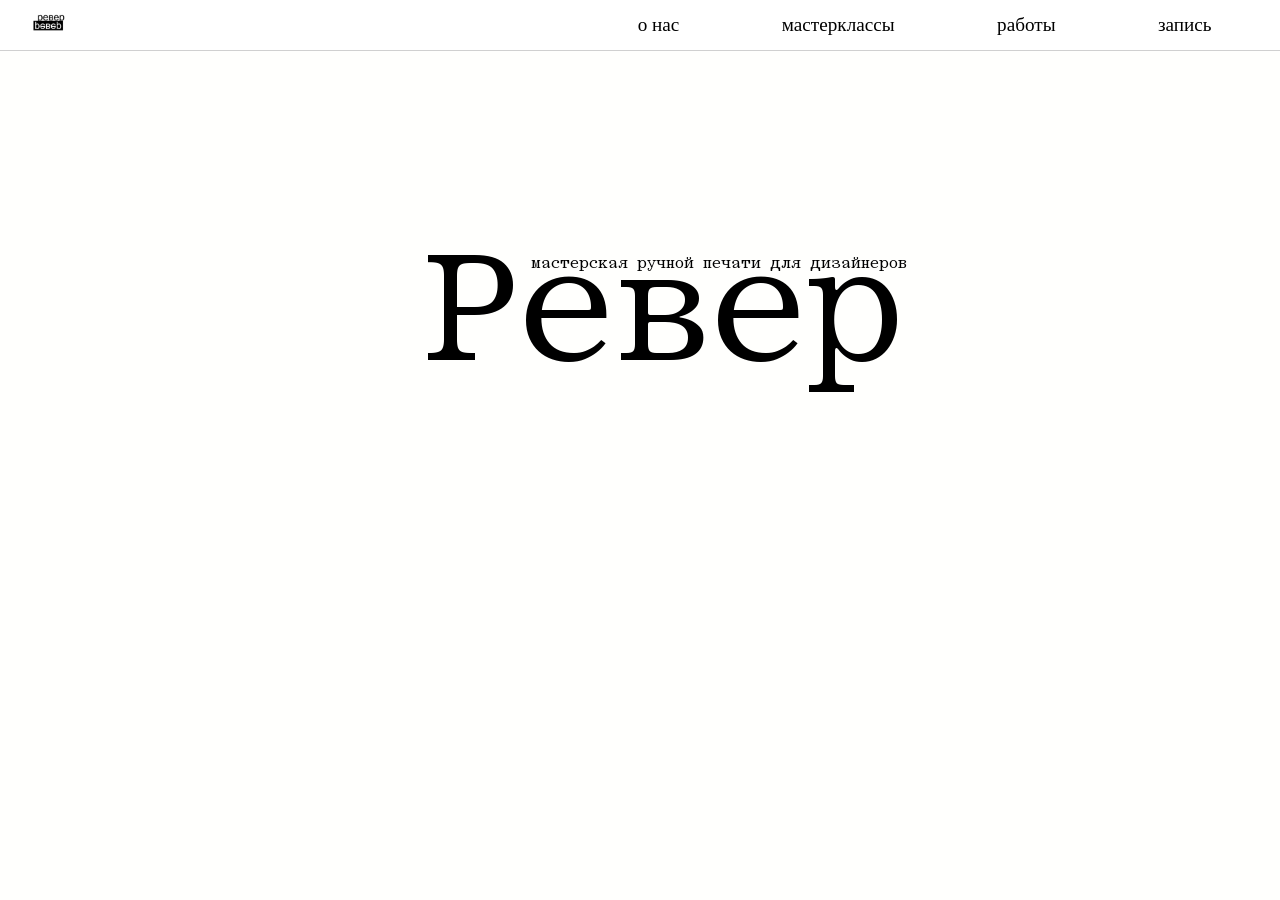
<file: index.html>
<!DOCTYPE html>
<html lang="en">
<head>
    <meta charset="UTF-8">
    <meta name="viewport" content="width=device-width, initial-scale=1.0">
    <title>Document</title>
    <link rel="icon" href="./img/logotip.png">
    <link rel="stylesheet" href="./css/style.css">
    <link rel="stylesheet" href="./css/adaptive.css">
    <script src="https://cdnjs.cloudflare.com/ajax/libs/gsap/3.12.5/gsap.min.js"></script>
</head>
<body>


</style>

    <section class="menubar">
<a href="./index.html"><img class="logo" src="./img/log.png" alt="logo"></a>

  <button class="burger" id="burgerBtn">
        <span></span>
        <span></span>
        <span></span>
    </button>


<div class="list-container">

<ul class="li-list">
<li> <a href="./onas.html">о нас</a></li>
<li> <a href="./masterclass.html">мастерклассы</a></li>
<li> <a href="./works.html">работы</a></li>
<li> <a href="./zapis.html">запись</a></li>
</ul>
</div>
</section>
    <script>
  const links = document.querySelectorAll('.li-list a');
  links.forEach(link => {
    if (link.href === window.location.href) {
      link.classList.add('active');
    }
  });
</script>

<h1 class="h1">Ревер</h1>
<p class="p1">мастерская ручной 
  печати для дизайнеров </p>
  <!-- <div>
    <img class="pic1" src="./img/pic1.png" alt="pic1">
    <img class="pic2" src="./img/pic2.png" alt="pic2">
    <img class="pic3" src="./img/pic3.png" alt="pic3">
    <img class="pic4" src="./img/pic4.png" alt="pic4">
  </div> -->

  <div class="bel"></div>

<div class="trail-container" id="trailContainer"></div>

<style>
    html, body{
    width: 100%;
    overflow-x: hidden;
    background: #FFFFFD;
}
</style>




<script>

    const IMAGES = [
        "img/mo1.png",
        "img/mo2.png",
        "img/mo3.png",
        "img/mo4.png",
        "img/mo5.png",
        "img/mo6.png",
        "img/mo7.png",
        "img/mo8.png",
        "img/mo9.png",
        "img/mo10.png"
    ];


    const MAX_TRAIL_LENGTH = 28;
    const IMAGE_SIZE_MIN = 120;    
    const IMAGE_SIZE_MAX = 200;    
    const SPAWN_DELAY_MS = 60;
    const RANDOM_OFFSET_PX = 8;
    
    let trailEnabled = true;
    let lastSpawnTime = 0;
    let trailElements = [];
    let container = document.getElementById('trailContainer');
    
    function getRandomImage() {
        const randomIndex = Math.floor(Math.random() * IMAGES.length);
        return IMAGES[randomIndex];
    }
    
    function getRandomSize() {
        return Math.floor(Math.random() * (IMAGE_SIZE_MAX - IMAGE_SIZE_MIN + 1) + IMAGE_SIZE_MIN);
    }
    
    function createTrailElement(x, y) {
        if (!trailEnabled) return null;
        
        const imgName = getRandomImage();
        const size = getRandomSize();
        
        const trailDiv = document.createElement('div');
        trailDiv.className = 'trail-image';
        
        const img = document.createElement('img');
        img.src = imgName;
        img.alt = '';
        img.style.width = `${size}px`;
        img.style.height = 'auto';
        img.style.display = 'block';
        img.style.pointerEvents = 'none';
        // Убираем любую возможную рамку/подсветку
        img.style.outline = 'none';
        img.style.border = 'none';
        
        const randomRotate = (Math.random() - 0.5) * 30;
        const offsetX = (Math.random() - 0.5) * RANDOM_OFFSET_PX;
        const offsetY = (Math.random() - 0.5) * RANDOM_OFFSET_PX;
        
        trailDiv.appendChild(img);
        trailDiv.style.left = `${x - size/2 + offsetX}px`;
        trailDiv.style.top = `${y - size/2 + offsetY}px`;
        trailDiv.style.width = `${size}px`;
        trailDiv.style.height = `${size}px`;
        trailDiv.style.transform = `rotate(${randomRotate}deg)`;
        
        container.appendChild(trailDiv);
        trailElements.push(trailDiv);
        
        const onAnimationEnd = () => {
            if (trailDiv && trailDiv.parentNode) {
                trailDiv.removeEventListener('animationend', onAnimationEnd);
                trailDiv.remove();
            }
            const index = trailElements.indexOf(trailDiv);
            if (index !== -1) trailElements.splice(index, 1);
        };
        
        trailDiv.addEventListener('animationend', onAnimationEnd);
        
        if (trailElements.length > MAX_TRAIL_LENGTH) {
            const oldest = trailElements.shift();
            if (oldest && oldest.parentNode) {
                oldest.removeEventListener('animationend', () => {});
                oldest.remove();
            }
        }
        
        return trailDiv;
    }
    
    function onPointerMove(event) {
        if (!trailEnabled) return;
        
        let clientX, clientY;
        if (event.touches) {
            if (event.touches.length === 0) return;
            clientX = event.touches[0].clientX;
            clientY = event.touches[0].clientY;
        } else {
            clientX = event.clientX;
            clientY = event.clientY;
        }
        
        const now = Date.now();
        if (now - lastSpawnTime >= SPAWN_DELAY_MS) {
            lastSpawnTime = now;
            createTrailElement(clientX, clientY);
        }
    }
    
    function clearAllTrails() {
        for (let elem of trailElements) {
            if (elem && elem.parentNode) {
                elem.removeEventListener('animationend', () => {});
                elem.remove();
            }
        }
        trailElements = [];
        while (container.firstChild) {
            container.removeChild(container.firstChild);
        }
    }
    
    function toggleTrail() {
        trailEnabled = !trailEnabled;
        const toggleBtn = document.getElementById('toggleTrailBtn');
        if (trailEnabled) {
            toggleBtn.innerHTML = 'Вкл';
            toggleBtn.style.background = 'rgba(0,200,200,0.5)';
        } else {
            toggleBtn.innerHTML = 'Выкл';
            toggleBtn.style.background = 'rgba(100,100,100,0.5)';
            clearAllTrails();
        }
    }
    
    function preloadImages() {
        IMAGES.forEach(src => {
            const img = new Image();
            img.src = src;
        });
        console.log('Изображения предзагружены');
    }
    
    function init() {
        preloadImages();
        
        window.addEventListener('mousemove', onPointerMove);
        window.addEventListener('touchmove', onPointerMove, { passive: false });
        window.addEventListener('touchstart', onPointerMove);
        
        const toggleBtn = document.getElementById('toggleTrailBtn');
        const clearBtn = document.getElementById('clearTrailBtn');
        
        if (toggleBtn) toggleBtn.addEventListener('click', toggleTrail);
        if (clearBtn) clearBtn.addEventListener('click', clearAllTrails);
        
        toggleBtn.innerHTML = ' Вкл';
        toggleBtn.style.background = 'rgba(0,200,200,0.5)';
        
        console.log('Эффект мышиного следа активирован! Размеры: от ' + IMAGE_SIZE_MIN + 'px до ' + IMAGE_SIZE_MAX + 'px');
    }
    
    if (document.readyState === 'loading') {
        document.addEventListener('DOMContentLoaded', init);
    } else {
        init();
    }
</script>


<script>

document.addEventListener('DOMContentLoaded', function() {
const burger = document.getElementById('burgerBtn');
const menu = document.querySelector('.list-container');
const body = document.body;
        
      
if (burger && menu) {

burger.addEventListener('click', function(e) {
e.stopPropagation();
menu.classList.toggle('active');
burger.classList.toggle('active');
body.classList.toggle('menu-open');
});
            

const menuLinks = document.querySelectorAll('.li-list a');
menuLinks.forEach(link => {
link.addEventListener('click', function() {
menu.classList.remove('active');
burger.classList.remove('active');
body.classList.remove('menu-open');
});
});
            
document.addEventListener('click', function(event) {
const isClickInsideMenu = menu.contains(event.target);
const isClickOnBurger = burger.contains(event.target);
                
if (!isClickInsideMenu && !isClickOnBurger && menu.classList.contains('active')) {
menu.classList.remove('active');
burger.classList.remove('active');
body.classList.remove('menu-open');}
});
}
});
</script>

</body>
</html>
</file>
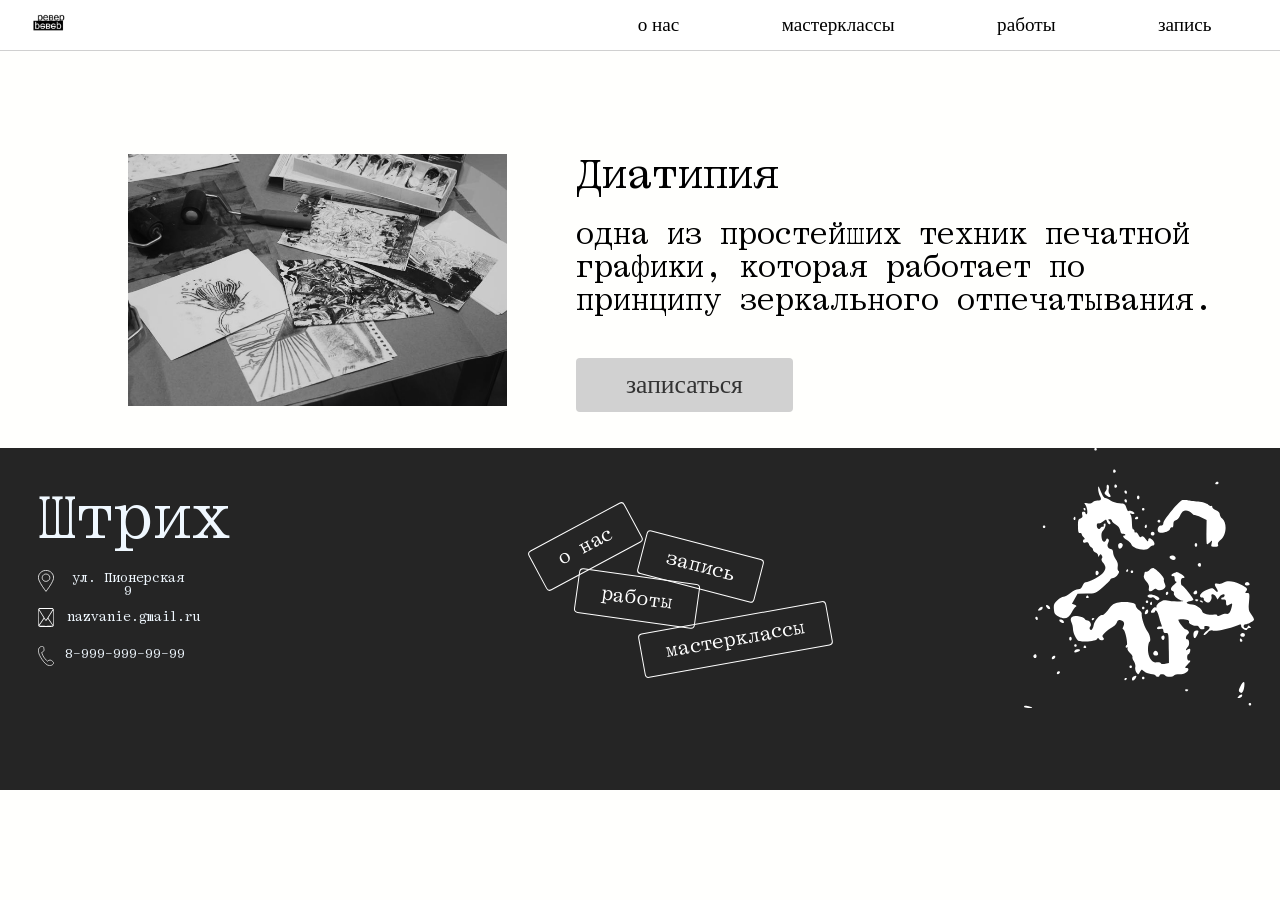
<file: masterclass-diatipiya.html>
<!DOCTYPE html>
<html lang="en">
<head>
    <meta charset="UTF-8">
    <meta name="viewport" content="width=device-width, initial-scale=1.0">
    <title>Document</title>
    <link rel="stylesheet" href="./css/style.css">
    <link rel="stylesheet" href="./css/adaptive.css">
</head>
<body>

    <section class="menubar">
<a href="./index.html"><img class="logo" src="./img/log.png" alt="logo"></a>

  <button class="burger" id="burgerBtn">
        <span></span>
        <span></span>
        <span></span>
    </button>


<div class="list-container">

<ul class="li-list">
<li> <a href="./onas.html">о нас</a></li>
<li> <a href="./masterclass.html">мастерклассы</a></li>
<li> <a href="./works.html">работы</a></li>
<li> <a href="./zapis.html">запись</a></li>
</ul>
</div>
</section>
    <script>
  const links = document.querySelectorAll('.li-list a');
  links.forEach(link => {
    if (link.href === window.location.href) {
      link.classList.add('active');
    }
  });
</script>




<h1 class="diat">Диатипия</h1>
<img class="diatip" src="./img/diatip.jpg" alt="diatip">
<p class="dia">одна из простейших техник печатной графики, которая работает по принципу зеркального отпечатывания.</p>

<a href="./zapis.html" class="record-button">записаться</a>
<style>
.record-button {
  display: inline-block;
  position: absolute;
  background-color: #d1d1d1;
  color: #333;
  padding: 14px 50px;
  font-size: 18px;
  text-decoration: none;
  border-radius: 4px;
  transition: all 0.3s ease;
  text-align: center;
  font-size: 2vw;
  margin-left: 45%;
  margin-top: 28%;
}

.record-button:hover {
  background-color: #bfbfbf;
  color: #000;
  transform: scale(1.05);
}
</style>

<style>
.diat{
position: absolute;
width: 16.04vw;
font-family: "kommuna normal";
font-size: 3.35vw;
margin-left: 45%;
margin-top: 12%;
}

.diatip{
position: absolute;
width: 29.5833vw;
margin-top: 12%;
margin-left: 10%;
}

.dia{
position: absolute;
width: 52.08vw;
font-family: "kommuna normal";
font-size: 2.35vw;
margin-top: 17%;
margin-left: 45%;
letter-spacing: -1.1%;
line-height: 110%;
}

</style>

<div class="podval">
<h1 class="sh1">Штрих</h1>
<img class="geo" src="./img/geo.svg" alt="geo">
<img class="pocht" src="./img/pocht.svg" alt="pocht">
<img class="tel" src="./img/tel.svg" alt="tel">
<p class="pp1">ул. Пионерская 9</p>
<p class="pp2">nazvanie.gmail.ru</p>
<p class="pp3">8-999-999-99-99</p>
<img class="cvet" src="./img/cvet.svg" alt="cvet">

<a href="./onas.html" class="nav-button1" id="but1" >о нас</a>
<a href="./masterclass.html" class="nav-button2">мастерклассы</a>
<a href="./works.html" class="nav-button3">работы</a>
<a href="./zapis.html" class="nav-button4">запись</a>

</div>

<style>
  .podval{
    margin-top: 35%;
  }
</style>

<script>

document.addEventListener('DOMContentLoaded', function() {
const burger = document.getElementById('burgerBtn');
const menu = document.querySelector('.list-container');
const body = document.body;
        
      
if (burger && menu) {

burger.addEventListener('click', function(e) {
e.stopPropagation();
menu.classList.toggle('active');
burger.classList.toggle('active');
body.classList.toggle('menu-open');
});
            

const menuLinks = document.querySelectorAll('.li-list a');
menuLinks.forEach(link => {
link.addEventListener('click', function() {
menu.classList.remove('active');
burger.classList.remove('active');
body.classList.remove('menu-open');
});
});
            
document.addEventListener('click', function(event) {
const isClickInsideMenu = menu.contains(event.target);
const isClickOnBurger = burger.contains(event.target);
                
if (!isClickInsideMenu && !isClickOnBurger && menu.classList.contains('active')) {
menu.classList.remove('active');
burger.classList.remove('active');
body.classList.remove('menu-open');}
});
}
});
</script>
</body>
</html>
</file>
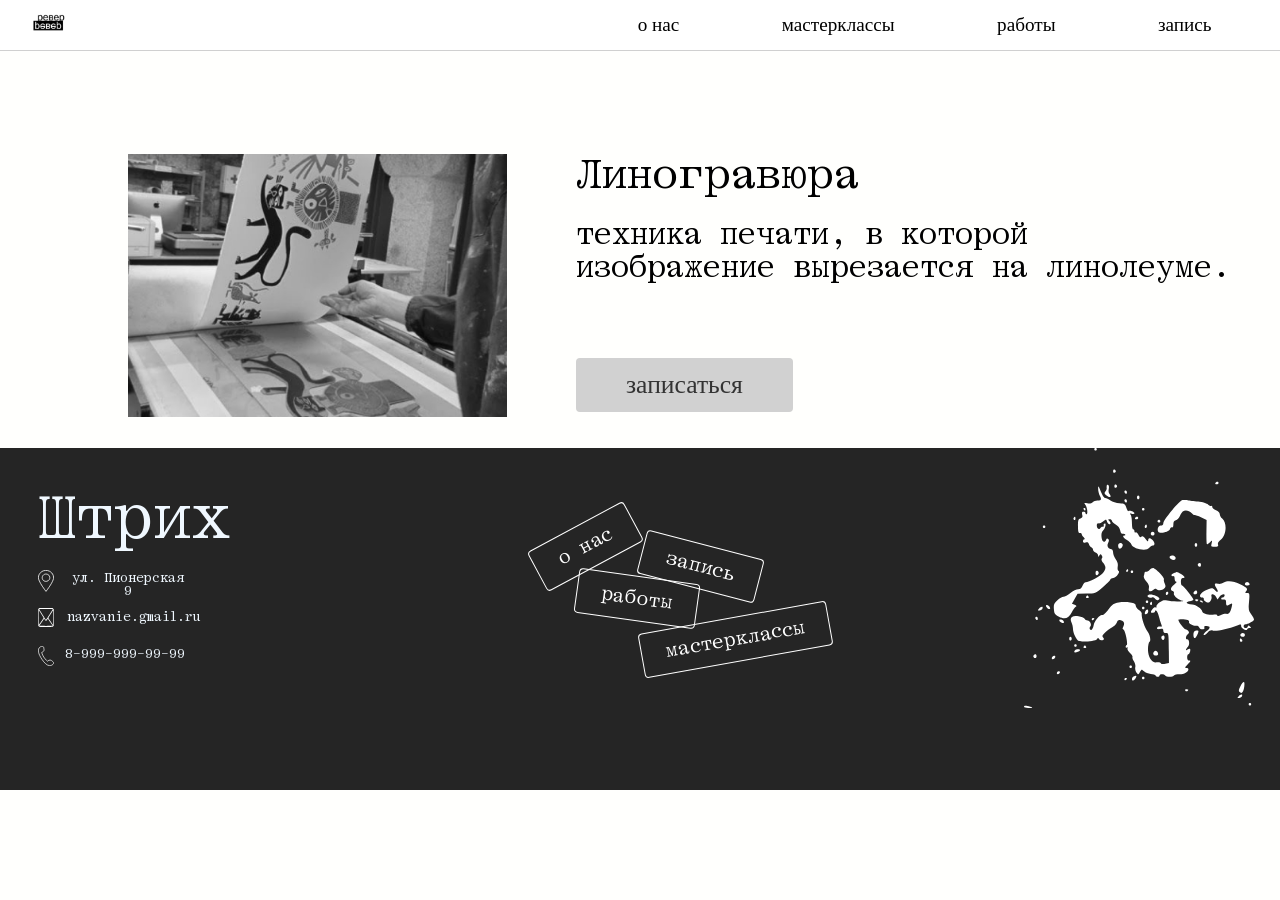
<file: masterclass-linogravura.html>
<!DOCTYPE html>
<html lang="en">
<head>
    <meta charset="UTF-8">
    <meta name="viewport" content="width=device-width, initial-scale=1.0">
    <title>Document</title>
    <link rel="stylesheet" href="./css/style.css">
    <link rel="stylesheet" href="./css/adaptive.css">
</head>
<body>

    <section class="menubar">
<a href="./index.html"><img class="logo" src="./img/log.png" alt="logo"></a>

  <button class="burger" id="burgerBtn">
        <span></span>
        <span></span>
        <span></span>
    </button>


<div class="list-container">

<ul class="li-list">
<li> <a href="./onas.html">о нас</a></li>
<li> <a href="./masterclass.html">мастерклассы</a></li>
<li> <a href="./works.html">работы</a></li>
<li> <a href="./zapis.html">запись</a></li>
</ul>
</div>
</section>
    <script>
  const links = document.querySelectorAll('.li-list a');
  links.forEach(link => {
    if (link.href === window.location.href) {
      link.classList.add('active');
    }
  });
</script>








<h1 class="lino">Линогравюра</h1>
<img class="linogra" src="./img/linog.jpg" alt="diatip">
<p class="lin">техника печати, в которой изображение вырезается на линолеуме.</p>

<a href="./zapis.html" class="record-button">записаться</a>
<style>
.record-button {
  display: inline-block;
  position: absolute;
  background-color: #d1d1d1;
  color: #333;
  padding: 14px 50px;
  font-size: 18px;
  text-decoration: none;
  border-radius: 4px;
  transition: all 0.3s ease;
  text-align: center;
  font-size: 2vw;
  margin-left: 45%;
  margin-top: 28%;
}

.record-button:hover {
  background-color: #bfbfbf;
  color: #000;
  transform: scale(1.05);
}
</style>

<style>
.lino{
position: absolute;
width: 16.04vw;
font-family: "kommuna normal";
font-size: 3.35vw;
margin-left: 45%;
margin-top: 12%;
}

.linogra{
position: absolute;
width: 29.5833vw;
margin-top: 12%;
margin-left: 10%;
}

.lin{
position: absolute;
width: 52.08vw;
font-family: "kommuna normal";
font-size: 2.35vw;
margin-top: 17%;
margin-left: 45%;
letter-spacing: -1.1%;
line-height: 110%;
}

</style>

<div class="podval">
<h1 class="sh1">Штрих</h1>
<img class="geo" src="./img/geo.svg" alt="geo">
<img class="pocht" src="./img/pocht.svg" alt="pocht">
<img class="tel" src="./img/tel.svg" alt="tel">
<p class="pp1">ул. Пионерская 9</p>
<p class="pp2">nazvanie.gmail.ru</p>
<p class="pp3">8-999-999-99-99</p>
<img class="cvet" src="./img/cvet.svg" alt="cvet">

<a href="./onas.html" class="nav-button1" id="but1" >о нас</a>
<a href="./masterclass.html" class="nav-button2">мастерклассы</a>
<a href="./works.html" class="nav-button3">работы</a>
<a href="./zapis.html" class="nav-button4">запись</a>

</div>

<style>
  .podval{
    margin-top: 35%;
  }
</style>

<script>

document.addEventListener('DOMContentLoaded', function() {
const burger = document.getElementById('burgerBtn');
const menu = document.querySelector('.list-container');
const body = document.body;
        
      
if (burger && menu) {

burger.addEventListener('click', function(e) {
e.stopPropagation();
menu.classList.toggle('active');
burger.classList.toggle('active');
body.classList.toggle('menu-open');
});
            

const menuLinks = document.querySelectorAll('.li-list a');
menuLinks.forEach(link => {
link.addEventListener('click', function() {
menu.classList.remove('active');
burger.classList.remove('active');
body.classList.remove('menu-open');
});
});
            
document.addEventListener('click', function(event) {
const isClickInsideMenu = menu.contains(event.target);
const isClickOnBurger = burger.contains(event.target);
                
if (!isClickInsideMenu && !isClickOnBurger && menu.classList.contains('active')) {
menu.classList.remove('active');
burger.classList.remove('active');
body.classList.remove('menu-open');}
});
}
});
</script>
</body>
</html>
</file>
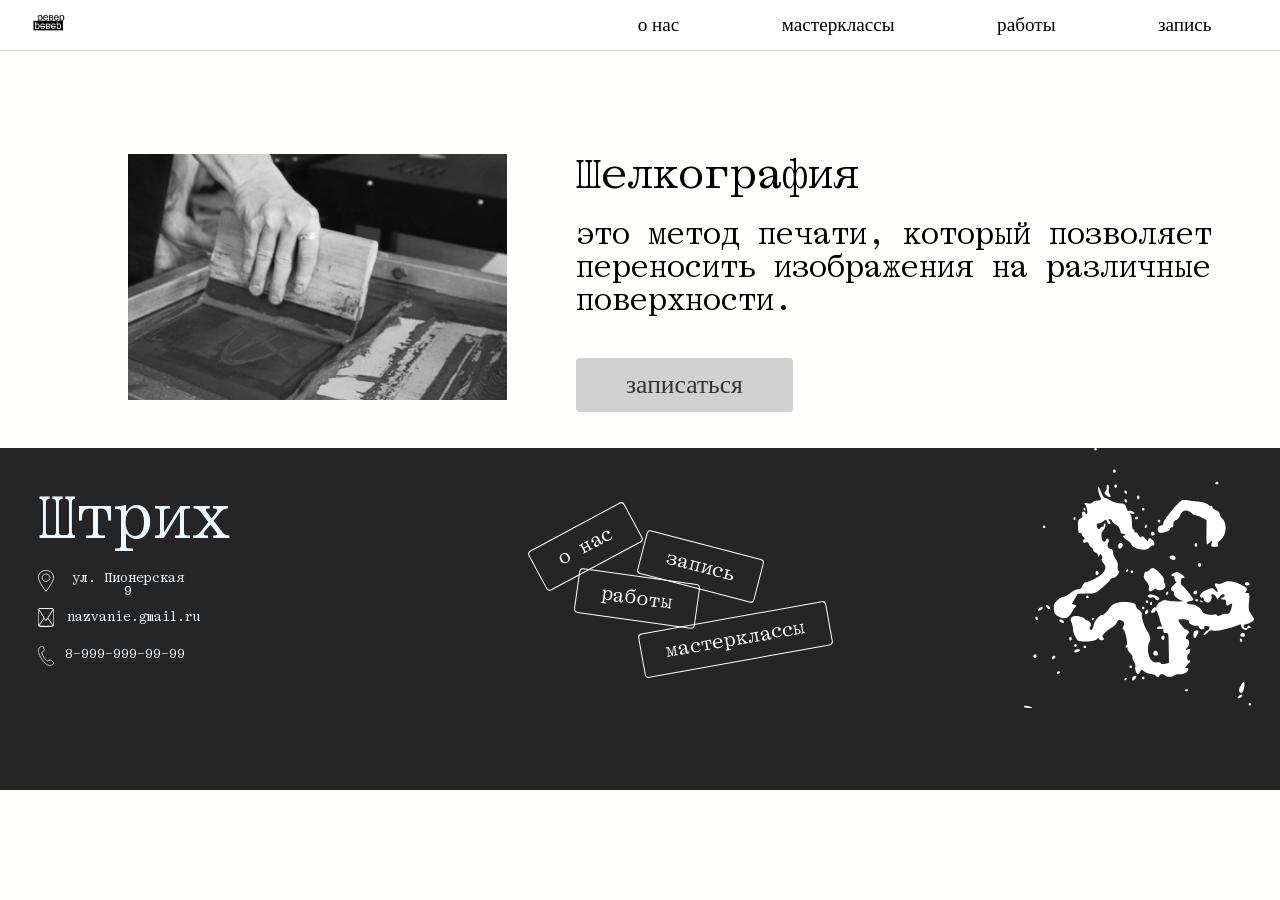
<file: masterclass-shelkografiya.html>
<!DOCTYPE html>
<html lang="en">
<head>
    <meta charset="UTF-8">
    <meta name="viewport" content="width=device-width, initial-scale=1.0">
    <title>Document</title>
    <link rel="stylesheet" href="./css/style.css">
    <link rel="stylesheet" href="./css/adaptive.css">
</head>
<body>

    <section class="menubar">
<a href="./index.html"><img class="logo" src="./img/log.png" alt="logo"></a>

  <button class="burger" id="burgerBtn">
        <span></span>
        <span></span>
        <span></span>
    </button>


<div class="list-container">

<ul class="li-list">
<li> <a href="./onas.html">о нас</a></li>
<li> <a href="./masterclass.html">мастерклассы</a></li>
<li> <a href="./works.html">работы</a></li>
<li> <a href="./zapis.html">запись</a></li>
</ul>
</div>
</section>
    <script>
  const links = document.querySelectorAll('.li-list a');
  links.forEach(link => {
    if (link.href === window.location.href) {
      link.classList.add('active');
    }
  });
</script>



<h1 class="shel">Шелкография</h1>
<img class="shelkogr" src="./img/shelkogr.jpg" alt="diatip">
<p class="she">это метод печати, который позволяет переносить изображения на различные поверхности.</p>

<a href="./zapis.html" class="record-button">записаться</a>
<style>
.record-button {
  display: inline-block;
  position: absolute;
  background-color: #d1d1d1;
  color: #333;
  padding: 14px 50px;
  font-size: 18px;
  text-decoration: none;
  border-radius: 4px;
  transition: all 0.3s ease;
  text-align: center;
  font-size: 2vw;
  margin-left: 45%;
  margin-top: 28%;
}

.record-button:hover {
  background-color: #bfbfbf;
  color: #000;
  transform: scale(1.05);
}
</style>

<style>
.shel{
position: absolute;
width: 16.04vw;
font-family: "kommuna normal";
font-size: 3.35vw;
margin-left: 45%;
margin-top: 12%;
}

.shelkogr{
position: absolute;
width: 29.5833vw;
margin-top: 12%;
margin-left: 10%;
}

.she{
position: absolute;
width: 52.08vw;
font-family: "kommuna normal";
font-size: 2.35vw;
margin-top: 17%;
margin-left: 45%;
letter-spacing: -1.1%;
line-height: 110%;
}

</style>

<div class="podval">
<h1 class="sh1">Штрих</h1>
<img class="geo" src="./img/geo.svg" alt="geo">
<img class="pocht" src="./img/pocht.svg" alt="pocht">
<img class="tel" src="./img/tel.svg" alt="tel">
<p class="pp1">ул. Пионерская 9</p>
<p class="pp2">nazvanie.gmail.ru</p>
<p class="pp3">8-999-999-99-99</p>
<img class="cvet" src="./img/cvet.svg" alt="cvet">

<a href="./onas.html" class="nav-button1" id="but1" >о нас</a>
<a href="./masterclass.html" class="nav-button2">мастерклассы</a>
<a href="./works.html" class="nav-button3">работы</a>
<a href="./zapis.html" class="nav-button4">запись</a>

</div>

<style>
  .podval{
    margin-top: 35%;
  }
</style>

<script>

document.addEventListener('DOMContentLoaded', function() {
const burger = document.getElementById('burgerBtn');
const menu = document.querySelector('.list-container');
const body = document.body;
        
      
if (burger && menu) {

burger.addEventListener('click', function(e) {
e.stopPropagation();
menu.classList.toggle('active');
burger.classList.toggle('active');
body.classList.toggle('menu-open');
});
            

const menuLinks = document.querySelectorAll('.li-list a');
menuLinks.forEach(link => {
link.addEventListener('click', function() {
menu.classList.remove('active');
burger.classList.remove('active');
body.classList.remove('menu-open');
});
});
            
document.addEventListener('click', function(event) {
const isClickInsideMenu = menu.contains(event.target);
const isClickOnBurger = burger.contains(event.target);
                
if (!isClickInsideMenu && !isClickOnBurger && menu.classList.contains('active')) {
menu.classList.remove('active');
burger.classList.remove('active');
body.classList.remove('menu-open');}
});
}
});
</script>
</body>
</html>
</file>
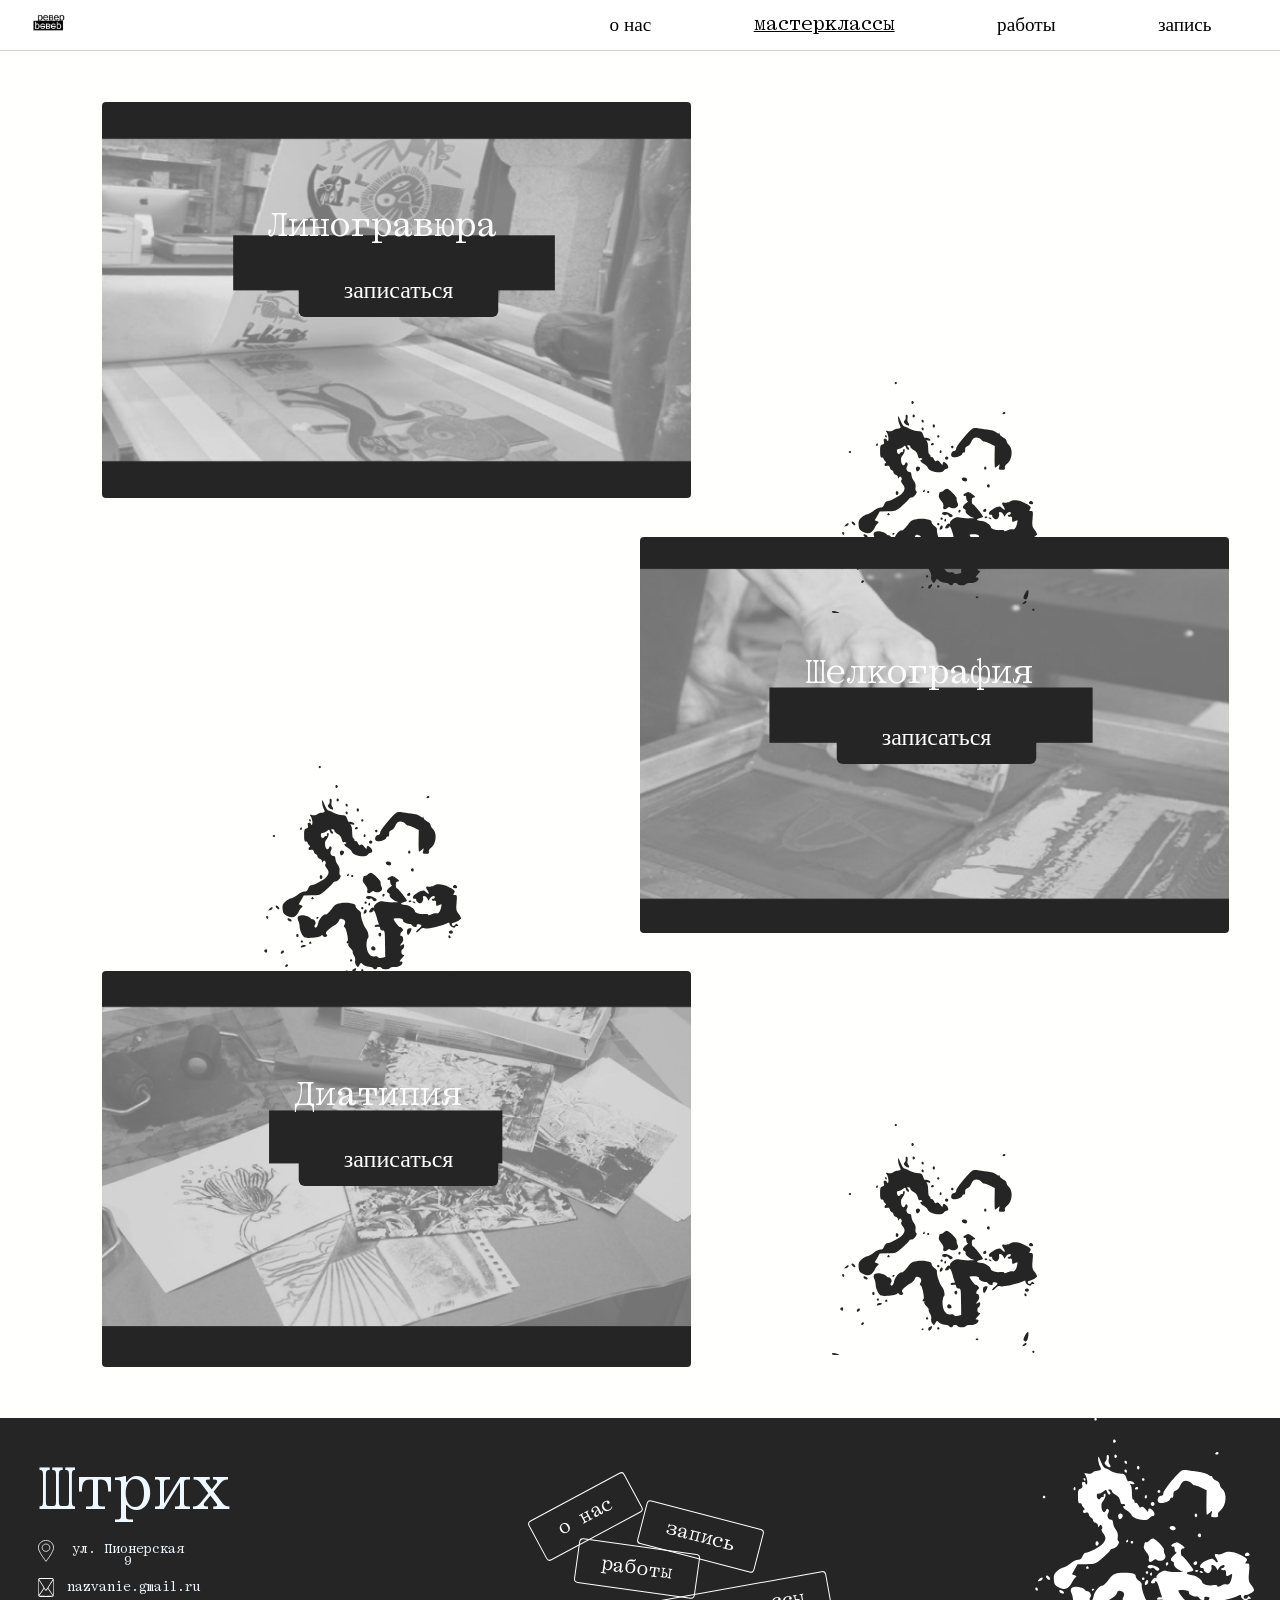
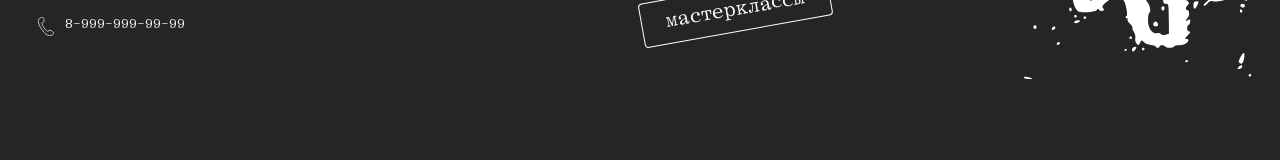
<file: masterclass.html>
<!DOCTYPE html>
<html lang="en">
<head>
    <meta charset="UTF-8">
    <meta name="viewport" content="width=device-width, initial-scale=1.0">
    <title>Document</title>
    <link rel="stylesheet" href="./css/style.css">
    <link rel="stylesheet" href="./css/adaptive.css">
  
</head>
<body>

<section class="menubar">
<a href="./index.html"><img class="logo" src="./img/log.png" alt="logo"></a>

  <button class="burger" id="burgerBtn">
        <span></span>
        <span></span>
        <span></span>
    </button>


<div class="list-container">

<ul class="li-list">
<li> <a href="./onas.html">о нас</a></li>
<li> <a href="./masterclass.html">мастерклассы</a></li>
<li> <a href="./works.html">работы</a></li>
<li> <a href="./zapis.html">запись</a></li>
</ul>
</div>
</section>
    <script>
  const links = document.querySelectorAll('.li-list a');
  links.forEach(link => {
    if (link.href === window.location.href) {
      link.classList.add('active');
    }
  });
</script>



<div class="cards-container">
  
  <div id="lin" class="masterclass-card" style="background-image: url('./img/lin.png');">
    
      <h3 class="h33">Линогравюра</h3>
     
      <a href="./masterclass-linogravura.html" class="nav-button">записаться</a>
    </div>
  

  <div id="shel" class="masterclass-card" style="background-image: url('./img/shel.png');">
   
      <h3 class="h3">Шелкография</h3>

      <a href="./masterclass-shelkografiya.html" class="nav-button">записаться</a>
    </div>
 

  <div id="dia" class="masterclass-card" style="background-image: url('./img/dia.png');">
   
      <h3 class="h333">Диатипия</h3>

      <a href="./masterclass-diatipiya.html" class="nav-button">записаться</a>
    </div>
 

  <div>
<img class="cvet11" src="./img/cvet1.svg" alt="cvet1">
<img class="cvet22" src="./img/cvet1.svg" alt="cvet2">
<img class="cvet33" src="./img/cvet1.svg" alt="cvet3">
</div>

</div>



<!-- <div class="one"></div> -->

<style>



.cvet11{
position: absolute;
width: 16vw;
margin-top: -80vw;
margin-left: 65vw;
}

.cvet22{
position: absolute;
width: 16vw;
margin-top: -50vw;
margin-left: 20vw;
}

.cvet33{
position: absolute;
width: 16vw;
margin-top: -22vw;
margin-left: 65vw;
}

.cards-container{
  margin-top: 8%;
}

#lin{
 margin-left: 8%;
}

#shel{
margin-left: 50%;
}

#dia{
margin-left: 8%;
}

.h3{
font-family: "kommuna normal";
font-size: 2.7vw;
color: rgb(251, 251, 251);
margin-top: 20%;
margin-left: 28%;
}

.h33{
font-family: "kommuna normal";
font-size: 2.7vw;
color: rgb(251, 251, 251);
margin-top: 18%;
margin-left: 28%;
}

.h333{
font-family: "kommuna normal";
font-size: 2.7vw;
color: rgb(251, 251, 251);
margin-top: 18%;
margin-left: 32.5%;
}

.p3{
font-family: "kommuna normal";
}




.masterclass-card {
width: 46vw;
height: 44vh;
  background-size: cover;
  background-position: center;
  position: relative;
  border-radius: 4px;
  overflow: hidden;
  transition: transform 0.3s ease;
  margin-bottom: 3vw;
}



.masterclass-card:hover {
  transform: scale(1.03);
}






.nav-button {
  display: inline-block;
  padding: 10px 30px;
  background: #252525;
  color: #ffffff;
  text-decoration: none;
  border-radius: 4px;
  margin-left: 39%;
  margin-top: 5%;
  transition: all 0.3s ease;
  transform: scale(1.5);
}

.nav-button:hover {
  background: white;
  color: black;
}
</style>



<div class="podval">
<h1 class="sh1">Штрих</h1>
<img class="geo" src="./img/geo.svg" alt="geo">
<img class="pocht" src="./img/pocht.svg" alt="pocht">
<img class="tel" src="./img/tel.svg" alt="tel">
<p class="pp1">ул. Пионерская 9</p>
<p class="pp2">nazvanie.gmail.ru</p>
<p class="pp3">8-999-999-99-99</p>
<img class="cvet" src="./img/cvet.svg" alt="cvet">

<a href="./onas.html" class="nav-button1" id="but1" >о нас</a>
<a href="./masterclass.html" class="nav-button2">мастерклассы</a>
<a href="./works.html" class="nav-button3">работы</a>
<a href="./zapis.html" class="nav-button4">запись</a>

</div>

<style>
  .podval{
    margin-top: 1%;
  }
</style>

 <script>
document.addEventListener("DOMContentLoaded", function() {
  const flowers = document.querySelectorAll('.cvet11, .cvet22, .cvet33');
  
  window.addEventListener('scroll', () => {
    const scrollY = window.scrollY;
    const rotation = scrollY * 0.3;
    
    flowers.forEach((flower, index) => {
      const direction = index % 2 === 0 ? 1 : -1;
      flower.style.transform = `rotate(${rotation * direction}deg)`;
    });
  });
});
</script>

<script>

document.addEventListener('DOMContentLoaded', function() {
const burger = document.getElementById('burgerBtn');
const menu = document.querySelector('.list-container');
const body = document.body;
        
      
if (burger && menu) {

burger.addEventListener('click', function(e) {
e.stopPropagation();
menu.classList.toggle('active');
burger.classList.toggle('active');
body.classList.toggle('menu-open');
});
            

const menuLinks = document.querySelectorAll('.li-list a');
menuLinks.forEach(link => {
link.addEventListener('click', function() {
menu.classList.remove('active');
burger.classList.remove('active');
body.classList.remove('menu-open');
});
});
            
document.addEventListener('click', function(event) {
const isClickInsideMenu = menu.contains(event.target);
const isClickOnBurger = burger.contains(event.target);
                
if (!isClickInsideMenu && !isClickOnBurger && menu.classList.contains('active')) {
menu.classList.remove('active');
burger.classList.remove('active');
body.classList.remove('menu-open');}
});
}
});
</script>


<script>
function updateButtonsForMobile() {

  const isMobile = window.innerWidth <= 768;
  

  const buttons = document.querySelectorAll('.masterclass-card .nav-button');
  
  buttons.forEach(button => {
    if (isMobile) {

      button.href = './zapis.html';
    } else {

      const parentCard = button.closest('.masterclass-card');
      if (parentCard.id === 'lin') {
        button.href = './masterclass-linogravura.html';
      } else if (parentCard.id === 'shel') {
        button.href = './masterclass-shelkografiya.html';
      } else if (parentCard.id === 'dia') {
        button.href = './masterclass-diatipiya.html';
      }
    }
  });
}


document.addEventListener('DOMContentLoaded', updateButtonsForMobile);

window.addEventListener('resize', updateButtonsForMobile);
</script>
</body>
</html>
</file>
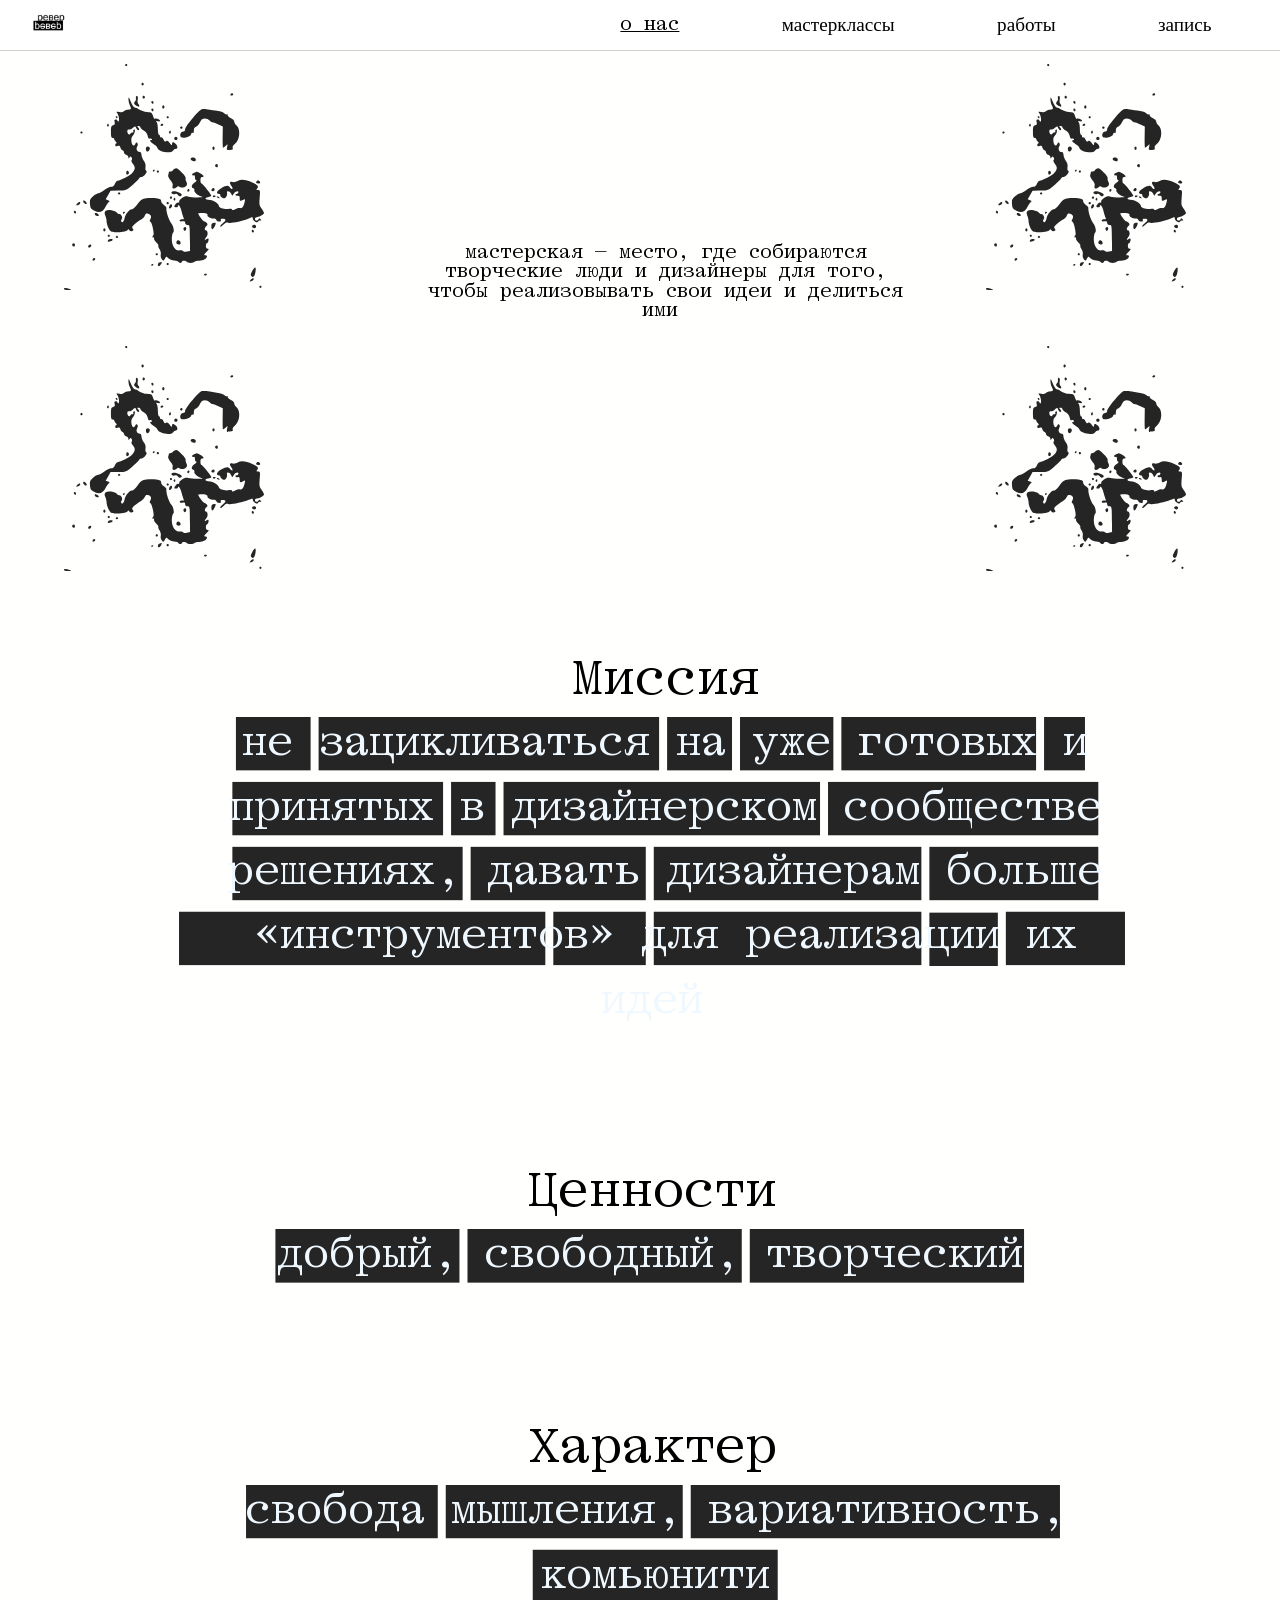
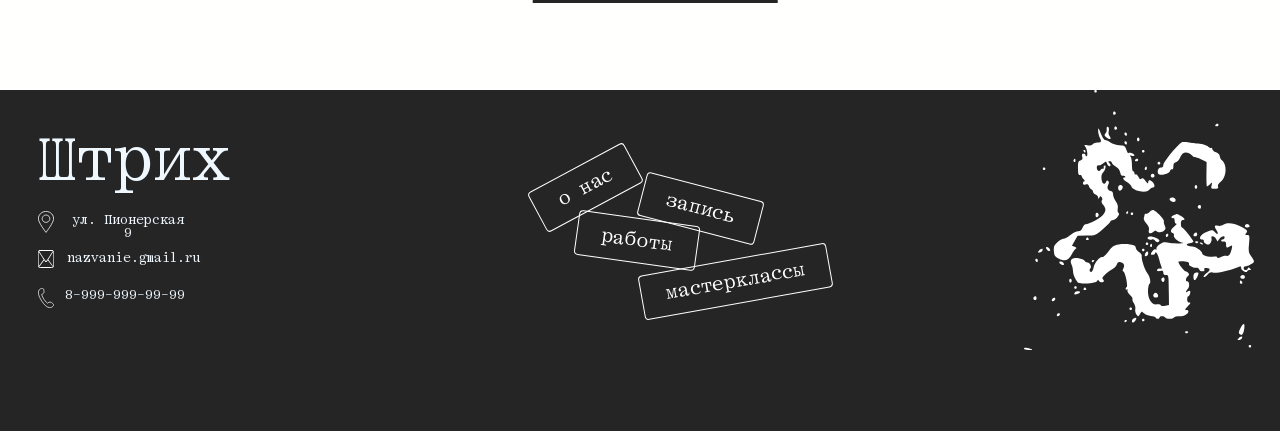
<file: onas.html>
<!DOCTYPE html>
<html lang="en">
<head>
    <meta charset="UTF-8">
    <meta name="viewport" content="width=device-width, initial-scale=1.0">
    <title>Document</title>
    <link rel="stylesheet" href="./css/style.css">
    <link rel="stylesheet" href="./css/adaptive.css">
    
</head>
<body>

    <section class="menubar">
<a href="./index.html"><img class="logo" src="./img/log.png" alt="logo"></a>

  <button class="burger" id="burgerBtn">
        <span></span>
        <span></span>
        <span></span>
    </button>


<div class="list-container">

<ul class="li-list">
<li> <a href="./onas.html">о нас</a></li>
<li> <a href="./masterclass.html">мастерклассы</a></li>
<li> <a href="./works.html">работы</a></li>
<li> <a href="./zapis.html">запись</a></li>
</ul>
</div>
</section>
    <script>
  const links = document.querySelectorAll('.li-list a');
  links.forEach(link => {
    if (link.href === window.location.href) {
      link.classList.add('active');
    }
  });
</script>

<p class="onas1">мастерская – место, где собираются творческие люди и дизайнеры для того, чтобы реализовывать свои идеи и делиться ими </p>

<div>
<img class="cvet1" src="./img/cvet1.svg" alt="cvet1">
<img class="cvet2" src="./img/cvet1.svg" alt="cvet2">
<img class="cvet3" src="./img/cvet1.svg" alt="cvet3">
<img class="cvet4" src="./img/cvet1.svg" alt="cvet4">
</div>

<div>
  <h1 class="mis">Миссия</h1>
  <p class="mis1">не зацикливаться на уже готовых и принятых в дизайнерском сообществе решениях, давать дизайнерам больше «инструментов» для реализации их идей </p>
  <img class="onask1" src="./img/onask1.svg" alt="1">
</div>

<div>
  <h1 class="cen">Ценности</h1>
  <p class="cen1">добрый, свободный, творческий </p>
  <img class="onask2" src="./img/onask2.svg" alt="2">
</div>

<div>
  <h1 class="har">Характер</h1>
  <p class="har1">свобода мышления, вариативность, комьюнити</p>
  <img class="onask3" src="./img/onask3.svg" alt="3">
</div>

<div class="podval">
<h1 class="sh1">Штрих</h1>
<img class="geo" src="./img/geo.svg" alt="geo">
<img class="pocht" src="./img/pocht.svg" alt="pocht">
<img class="tel" src="./img/tel.svg" alt="tel">
<p class="pp1">ул. Пионерская 9</p>
<p class="pp2">nazvanie.gmail.ru</p>
<p class="pp3">8-999-999-99-99</p>
<img class="cvet" src="./img/cvet.svg" alt="cvet">

<a href="./onas.html" class="nav-button1" id="but1" >о нас</a>
<a href="./masterclass.html" class="nav-button2">мастерклассы</a>
<a href="./works.html" class="nav-button3">работы</a>
<a href="./zapis.html" class="nav-button4">запись</a>

</div>

<script>
  const flowers = document.querySelectorAll('.cvet1, .cvet2, .cvet3, .cvet4');
  window.addEventListener('scroll', () => {
    const scrollY = window.scrollY;
    const rotation = scrollY * 0.3; 

});
</script>

 <script>
document.addEventListener("DOMContentLoaded", function() {
  const flowers = document.querySelectorAll('.cvet1, .cvet2, .cvet3, .cvet4');
  
  window.addEventListener('scroll', () => {
    const scrollY = window.scrollY;
    const rotation = scrollY * 0.3;
    
    flowers.forEach((flower, index) => {
      const direction = index % 2 === 0 ? 1 : -1;
      flower.style.transform = `rotate(${rotation * direction}deg)`;
    });
  });
});
</script>



<script>

document.addEventListener('DOMContentLoaded', function() {
const burger = document.getElementById('burgerBtn');
const menu = document.querySelector('.list-container');
const body = document.body;
        
      
if (burger && menu) {

burger.addEventListener('click', function(e) {
e.stopPropagation();
menu.classList.toggle('active');
burger.classList.toggle('active');
body.classList.toggle('menu-open');
});
            

const menuLinks = document.querySelectorAll('.li-list a');
menuLinks.forEach(link => {
link.addEventListener('click', function() {
menu.classList.remove('active');
burger.classList.remove('active');
body.classList.remove('menu-open');
});
});
            
document.addEventListener('click', function(event) {
const isClickInsideMenu = menu.contains(event.target);
const isClickOnBurger = burger.contains(event.target);
                
if (!isClickInsideMenu && !isClickOnBurger && menu.classList.contains('active')) {
menu.classList.remove('active');
burger.classList.remove('active');
body.classList.remove('menu-open');}
});
}
});
</script>
</body>
</html>
</file>
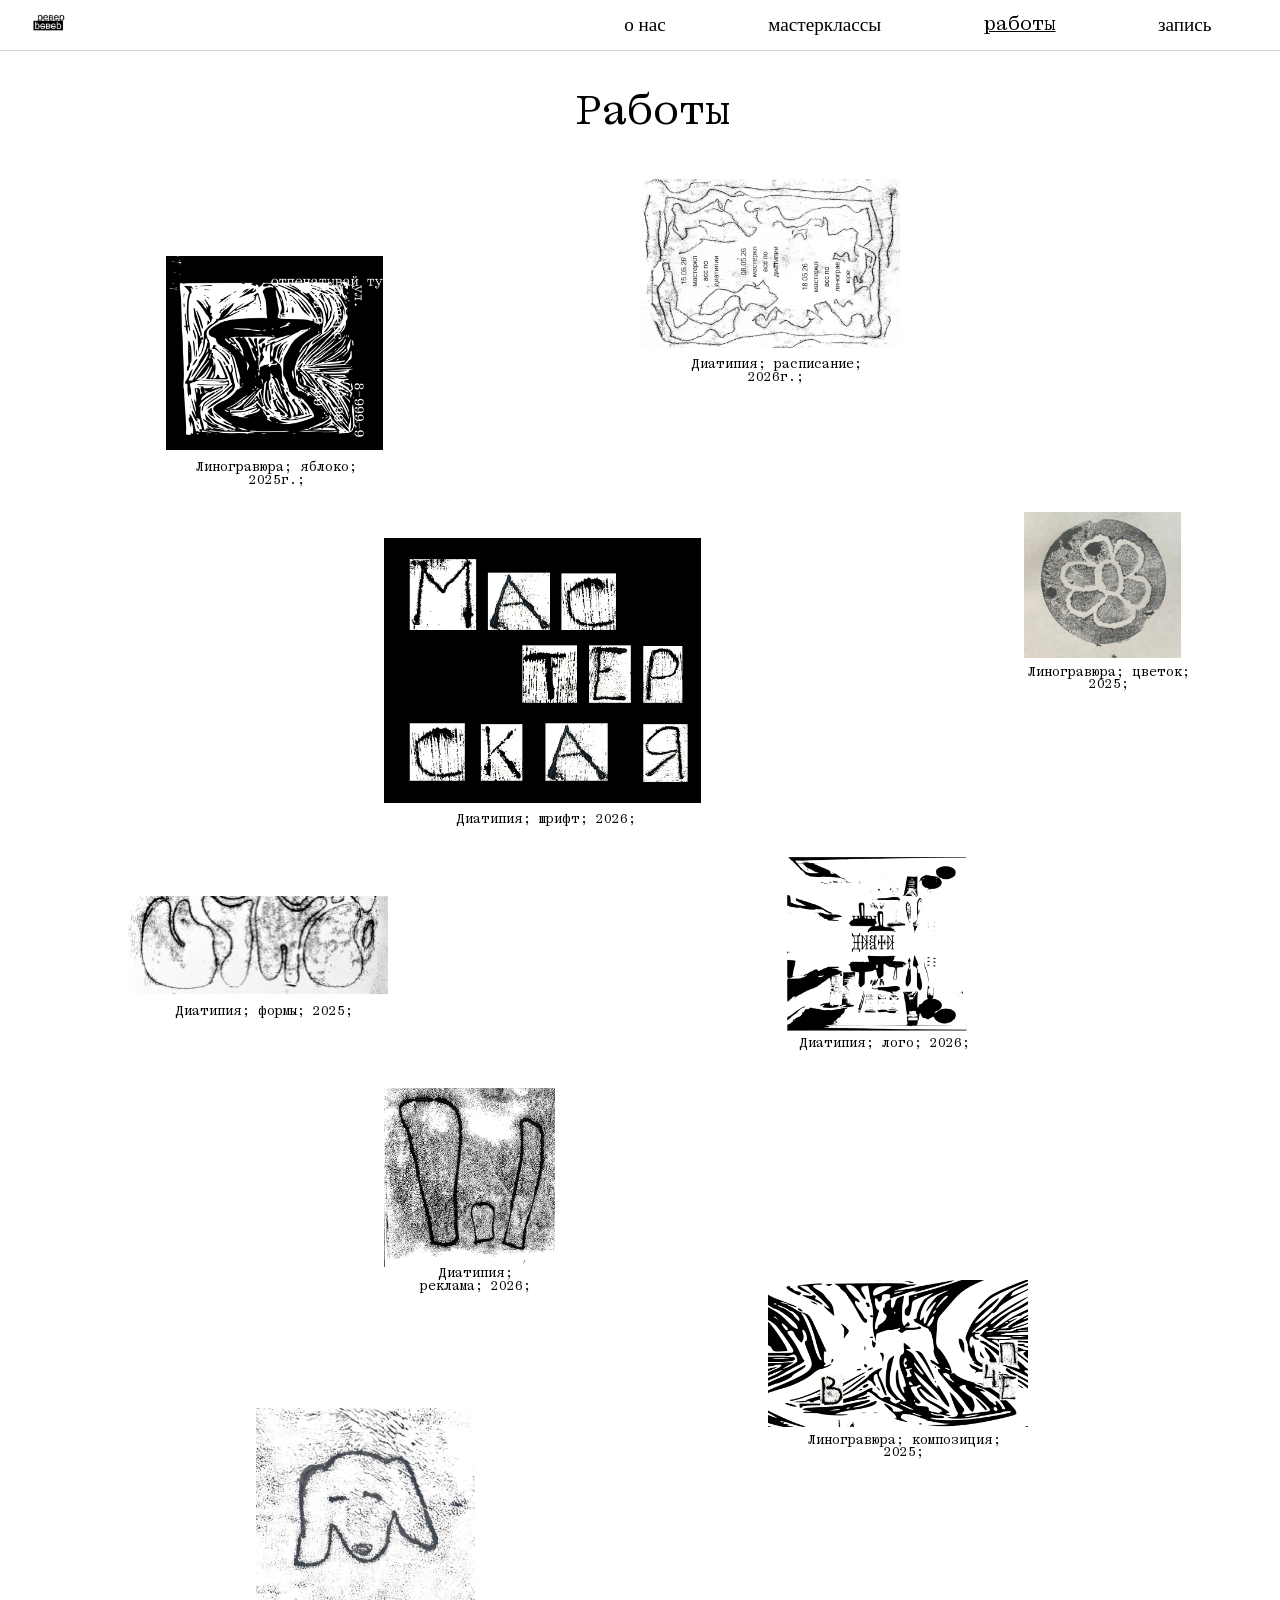
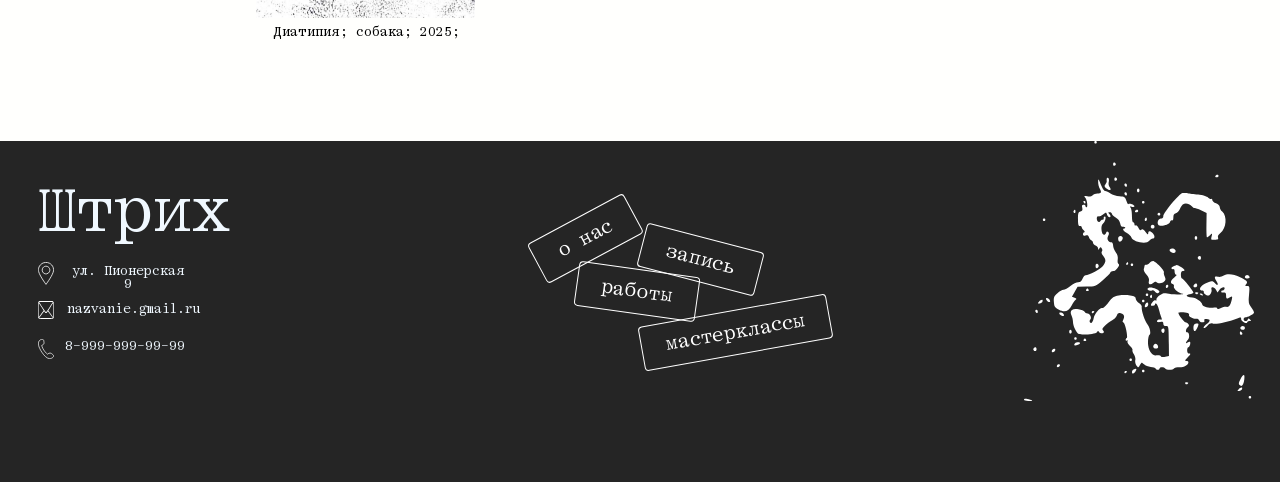
<file: works.html>
<!DOCTYPE html>
<html lang="en">
<head>
    <meta charset="UTF-8">
    <meta name="viewport" content="width=device-width, initial-scale=1.0">
    <title>Document</title>
    <link rel="stylesheet" href="./css/style.css">
    <link rel="stylesheet" href="./css/adaptive.css">
</head>
<body>

    <section class="menubar">
<a href="./index.html"><img class="logo" src="./img/log.png" alt="logo"></a>

  <button class="burger" id="burgerBtn">
        <span></span>
        <span></span>
        <span></span>
    </button>

<div class="list-container">

<ul class="li-list">
<li> <a href="./onas.html">о нас</a></li>
<li> <a href="./masterclass.html">мастерклассы</a></li>
<li> <a href="./works.html">работы</a></li>
<li> <a href="./zapis.html">запись</a></li>
</ul>
</div>
</section>
    <script>


  const links = document.querySelectorAll('.li-list a');
  links.forEach(link => {
    if (link.href === window.location.href) {
      link.classList.add('active');
    }
  });
</script>




<h1 class="rab">Работы</h1>

<img class="rab1" src="./img/rab1.png" alt="rab1">
<img class="rab2" src="./img/rab2.png" alt="rab2">
<img class="rab3" src="./img/rab3.png" alt="rab3">
<img class="rab4" src="./img/rab4.png" alt="rab4">
<img class="rab5" src="./img/rab5.png" alt="rab5">
<img class="rab6" src="./img/rab6.png" alt="rab6">
<img class="rab7" src="./img/rab7.png" alt="rab7">
<img class="rab8" src="./img/rab8.png" alt="rab8">
<img class="rab9" src="./img/rab9.png" alt="rab9">


<p class="rab11">Диатипия; расписание; 2026г.;</p>
<p class="rab22">Линогравюра; яблоко; 2025г.;</p>
<p class="rab33">Линогравюра; цветок; 2025;</p>
<p class="rab44">Диатипия; шрифт; 2026; </p>
<p class="rab55">Диатипия; формы; 2025;</p>
<p class="rab66">Диатипия; реклама; 2026;</p>
<p class="rab77">Диатипия; лого; 2026;</p>
<p class="rab88">Линогравюра; композиция; 2025;</p>
<p class="rab99">Диатипия; собака; 2025;</p>


<style>


html, body{
    width: 100%;
    overflow-x: hidden;
    background: #FFFFFD;
}


.rab11{
position: absolute;
width: 15.28vw;
font-family: "kommuna normal";
font-size: 1vw;
margin-top: 28%;
margin-left: 53%;
text-align: center;
}

.rab22{
position: absolute;
width: 15.28vw;
font-family: "kommuna normal";
font-size: 1vw;
margin-top: 36%;
margin-left: 14%;
text-align: center;
}
.rab33{
position: absolute;
width: 15.28vw;
font-family: "kommuna normal";
font-size: 1vw;
 margin-top: 52%;
  margin-left: 79%;
text-align: center;
}
.rab44{
position: absolute;
width: 15.28vw;
font-family: "kommuna normal";
font-size: 1vw;
  margin-top: 63.5%;
  margin-left: 35%;
text-align: center;
}
.rab55{
position: absolute;
width: 15.28vw;
font-family: "kommuna normal";
font-size: 1vw;
 margin-top: 78.5%;
  margin-left: 13%;
text-align: center;
}
.rab66{
position: absolute;
width: 11.28vw;
font-family: "kommuna normal";
font-size: 1vw;
 margin-top: 99%;
  margin-left: 31.5%;
text-align: center;
}
.rab77{
position: absolute;
width: 15.28vw;
font-family: "kommuna normal";
font-size: 1vw;
  margin-top: 81%;
  margin-left: 61.5%;
text-align: center;
}
.rab88{
position: absolute;
width: 15.28vw;
font-family: "kommuna normal";
font-size: 1vw;
  margin-top: 112%;
  margin-left: 63%;
text-align: center;
}
.rab99{
position: absolute;
width: 15.28vw;
font-family: "kommuna normal";
font-size: 1vw;
margin-top: 127%;
  margin-left: 21%;
text-align: center;
}

.rab{
position: absolute;
width: 16.04vw;
font-family: "kommuna normal";
font-size: 3.35vw;
margin-left: 45%;
margin-top: 7%;
}

.rab1{
  position: absolute;
  width: 20.28vw;
  margin-top: 14%;
  margin-left: 50%;
}

.rab2{
  position: absolute;
  width: 16.94vw;
  margin-top: 20%;
  margin-left: 13%; 
}
.rab3{
  position: absolute;
  width: 12.29vw;
  margin-top: 40%;
  margin-left: 80%;
}
.rab4{
  position: absolute;
  width: 24.79vw;
  margin-top: 42%;
  margin-left: 30%;
}
.rab5{
  position: absolute;
  width: 20.28vw;
  margin-top: 70%;
  margin-left: 10%;
}
.rab6{
  position: absolute;
  width: 13.33vw;
  margin-top: 85%;
  margin-left: 30%;
}
.rab7{
  position: absolute;
  width: 16.94vw;
  margin-top: 66%;
  margin-left: 60%;
}
.rab8{
  position: absolute;
  width: 20.28vw;
  margin-top: 100%;
  margin-left: 60%;
}
.rab9{
  position: absolute;
  width: 17.08vw;
  margin-top: 110%;
  margin-left: 20%;
}
</style>


<div class="podval">
<h1 class="sh1">Штрих</h1>
<img class="geo" src="./img/geo.svg" alt="geo">
<img class="pocht" src="./img/pocht.svg" alt="pocht">
<img class="tel" src="./img/tel.svg" alt="tel">
<p class="pp1">ул. Пионерская 9</p>
<p class="pp2">nazvanie.gmail.ru</p>
<p class="pp3">8-999-999-99-99</p>
<img class="cvet" src="./img/cvet.svg" alt="cvet">

<a href="./onas.html" class="nav-button1" id="but1" >о нас</a>
<a href="./masterclass.html" class="nav-button2">мастерклассы</a>
<a href="./works.html" class="nav-button3">работы</a>
<a href="./zapis.html" class="nav-button4">запись</a>

</div>

<style>
  .podval{
    margin-top: 136%;
  }
</style>


<script>

    const elements = document.querySelectorAll('.rab1, .rab2, .rab3, .rab4, .rab5, .rab6, .rab7, .rab8, .rab9, .rab11, .rab22, .rab33, .rab44, .rab55, .rab66, .rab77, .rab88, .rab99');
  
  elements.forEach((el, index) => {
    const fromLeft = index % 2 === 0;
    el.style.opacity = '0';
    el.style.transition = `all 1s cubic-bezier(0.25, 0.1, 0.25, 1) ${index * 70}ms`;
    el.style.transform = fromLeft 
      ? 'translateX(-80px) scale(0.9)' 
      : 'translateX(80px) scale(0.9)';
  });

  const observer = new IntersectionObserver((entries) => {
    entries.forEach(entry => {
      if (entry.isIntersecting) {
        const el = entry.target;
        el.style.opacity = '1';
        el.style.transform = 'translateX(0) scale(1)';
        observer.unobserve(el);
      }
    });
  }, { threshold: 0.2 });

  elements.forEach(el => observer.observe(el));
</script>

<script>

document.addEventListener('DOMContentLoaded', function() {
const burger = document.getElementById('burgerBtn');
const menu = document.querySelector('.list-container');
const body = document.body;
        
      
if (burger && menu) {

burger.addEventListener('click', function(e) {
e.stopPropagation();
menu.classList.toggle('active');
burger.classList.toggle('active');
body.classList.toggle('menu-open');
});
            

const menuLinks = document.querySelectorAll('.li-list a');
menuLinks.forEach(link => {
link.addEventListener('click', function() {
menu.classList.remove('active');
burger.classList.remove('active');
body.classList.remove('menu-open');
});
});
            
document.addEventListener('click', function(event) {
const isClickInsideMenu = menu.contains(event.target);
const isClickOnBurger = burger.contains(event.target);
                
if (!isClickInsideMenu && !isClickOnBurger && menu.classList.contains('active')) {
menu.classList.remove('active');
burger.classList.remove('active');
body.classList.remove('menu-open');}
});
}
});
</script>
</body>
</html>
</file>
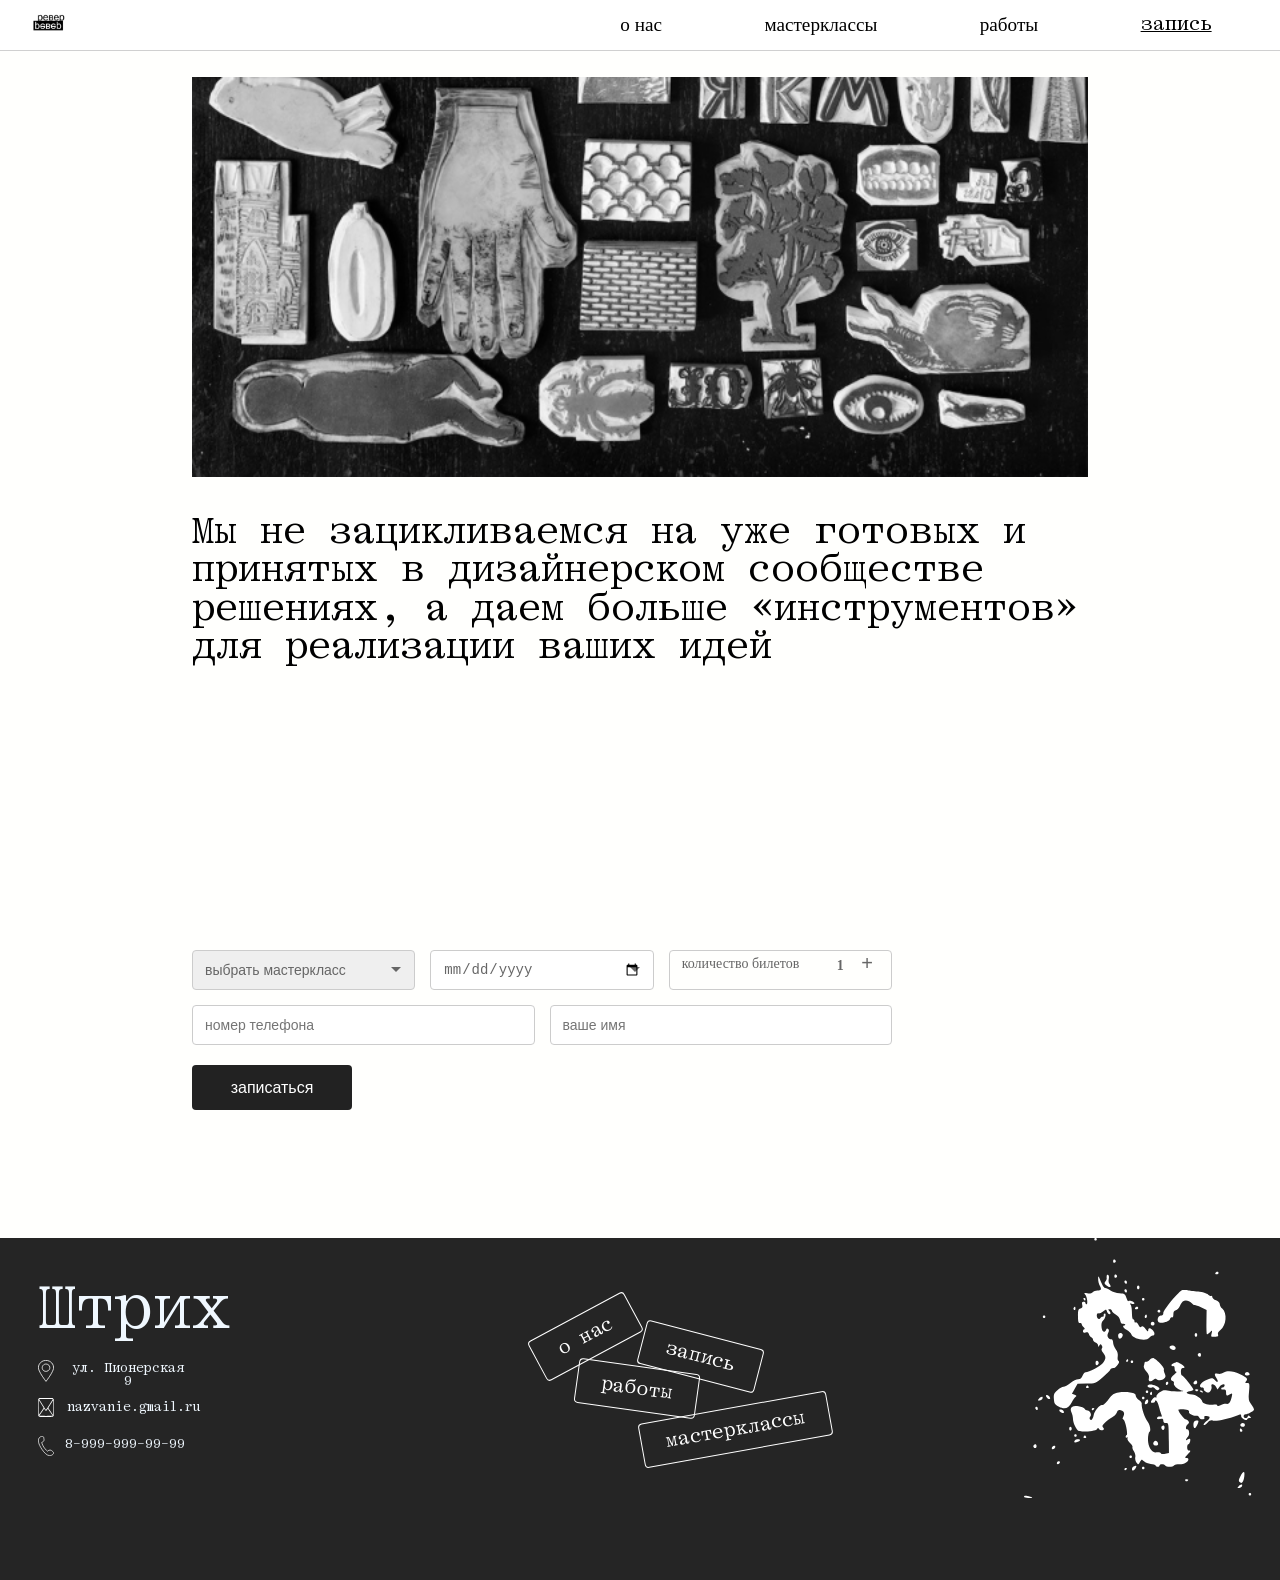
<file: zapis.html>
<!DOCTYPE html>
<html lang="en">
<head>
    <meta charset="UTF-8">
    <meta name="viewport" content="width=device-width, initial-scale=1.0">
    <title>Document</title>
    <link rel="stylesheet" href="./css/style.css">
    <link rel="stylesheet" href="./css/adaptive.css">
    <style>
        body {
           
            overflow-x: hidden;
        }
        .fzap {
            position: absolute;
            width: 70vw;
            margin-top: 6%;
            margin-left: 15%;
        }
        .tzap {
            position: absolute;
            width: 70.04vw;
            font-family: "kommuna normal";
            font-size: 3vw;
            margin-left: 15%;
            margin-top: 40%;
        }
        .form-container {
            width: 700px;
            margin: 0 auto;
            padding-top: 950px;
            overflow: visible;
            height: auto;
            margin-left: 15%;
        }
        .row {
            display: flex;
            gap: 15px;
            margin-bottom: 15px;
        }
        .input {
            flex: 1;
            height: 40px;
            padding: 0 12px;
            border: 1px solid #ccc;
            border-radius: 4px;
            font-size: 14px;
            color: #666;
            box-sizing: border-box;
        }
        select.input, input[type="date"].input {
            appearance: none;
            background-image: url('data:image/svg+xml,%3Csvg xmlns=%22http://www.w3.org/2000/svg%22 width=%2212%22 height=%2212%22 viewBox=%220 0 12 12%22%3E%3Cpath fill=%22%23666%22 d=%22M6 8L1 3h10z%22/%3E%3C/svg%3E');
            background-repeat: no-repeat;
            background-position: right 12px center;
            background-size: 12px;
        }
        .button {
            display: block;
            width: 160px;
            height: 45px;
            background: #222;
            color: #fff;
            border: none;
            border-radius: 4px;
            font-size: 16px;
            cursor: pointer;
            margin-top: 20px;
        }
        .button:hover {
            background: #000;
        }
        .ticket-wrapper {
            display: flex;
            align-items: center;
            justify-content: space-between;
            width: 100%;
        }
        .ticket-count {
            font-weight: bold;
            margin-right: 8px;
        }
        .plus-btn {
            background: none;
            border: none;
            font-size: 20px;
            cursor: pointer;
            color: #666;
        }
    </style>
</head>
<body>
    <section class="menubar">
        <a href="./index.html"><img class="logo" src="./img/log.png" alt="logo"></a>

  <button class="burger" id="burgerBtn">
        <span></span>
        <span></span>
        <span></span>
    </button>

        <div class="list-container">
            <ul class="li-list">
                <li><a href="./onas.html">о нас</a></li>
                <li><a href="./masterclass.html">мастерклассы</a></li>
                <li><a href="./works.html">работы</a></li>
                <li><a href="./zapis.html">запись</a></li>
            </ul>
        </div>
    </section>

    <script>
        const links = document.querySelectorAll('.li-list a');
        links.forEach(link => {
            if (link.href === window.location.href) {
                link.classList.add('active');
            }
        });
    </script>

    <img class="fzap" src="./img/fzap.jpg" alt="fzap">
    <p class="tzap">Мы не зацикливаемся на уже готовых и принятых в дизайнерском сообществе решениях, а даем больше «инструментов» для реализации ваших идей</p>

    <div class="form-container">
        <div class="row">
            <select class="input">
                <option>выбрать мастеркласс</option>
                <option>диатипия</option>
                <option>линографюра</option>
                <option>шелкография</option>
            </select>
            <input type="date" class="input">
            <div class="input">
                <div class="ticket-wrapper">
                    <span>количество билетов</span>
                    <div>
                        <span id="ticket-count" class="ticket-count">1</span>
                        <button class="plus-btn" onclick="incrementTickets()">+</button>
                    </div>
                </div>
            </div>
        </div>
        <div class="row">
            <input type="text" class="input" placeholder="номер телефона">
            <input type="text" class="input" placeholder="ваше имя">
        </div>
        <button class="button" onclick="window.location.href='404.html'">записаться</button>
    </div>

    <script>
        let ticketCount = 1;
        function incrementTickets() {
            ticketCount++;
            document.getElementById('ticket-count').innerText = ticketCount;
        }
    </script>


<div class="podval">
<h1 class="sh1">Штрих</h1>
<img class="geo" src="./img/geo.svg" alt="geo">
<img class="pocht" src="./img/pocht.svg" alt="pocht">
<img class="tel" src="./img/tel.svg" alt="tel">
<p class="pp1">ул. Пионерская 9</p>
<p class="pp2">nazvanie.gmail.ru</p>
<p class="pp3">8-999-999-99-99</p>
<img class="cvet" src="./img/cvet.svg" alt="cvet">

<a href="./onas.html" class="nav-button1" id="but1" >о нас</a>
<a href="./masterclass.html" class="nav-button2">мастерклассы</a>
<a href="./works.html" class="nav-button3">работы</a>
<a href="./zapis.html" class="nav-button4">запись</a>

</div>

<style>
  .podval{
    margin-top: 10%;
  }
</style>


<script>

document.addEventListener('DOMContentLoaded', function() {
const burger = document.getElementById('burgerBtn');
const menu = document.querySelector('.list-container');
const body = document.body;
        
      
if (burger && menu) {

burger.addEventListener('click', function(e) {
e.stopPropagation();
menu.classList.toggle('active');
burger.classList.toggle('active');
body.classList.toggle('menu-open');
});
            

const menuLinks = document.querySelectorAll('.li-list a');
menuLinks.forEach(link => {
link.addEventListener('click', function() {
menu.classList.remove('active');
burger.classList.remove('active');
body.classList.remove('menu-open');
});
});
            
document.addEventListener('click', function(event) {
const isClickInsideMenu = menu.contains(event.target);
const isClickOnBurger = burger.contains(event.target);
                
if (!isClickInsideMenu && !isClickOnBurger && menu.classList.contains('active')) {
menu.classList.remove('active');
burger.classList.remove('active');
body.classList.remove('menu-open');}
});
}
});
</script>
</body>
</html>
</file>
<file: css/style.css>
@import "./reset.css";
@import "./main.css";
@import "fonts.css";
</file>
<file: css/adaptive.css>
@media screen and (min-width: 1px) and (max-width: 450px) {

    .menubar {
        position: fixed;
        top: 0;
        left: 0;
        right: 0;
        background: rgba(255, 255, 255, 0.8);
        backdrop-filter: blur(10px);
        padding: 15px 30px;
        z-index: 10000;
        display: flex;
        justify-content: space-between;
        align-items: center;
        border-bottom: 1px solid rgba(255,255,255,0.2);
        pointer-events: auto;
    }


    .burger {
        display: flex;
        flex-direction: column;
        justify-content: space-between;
        width: 30px;
        height: 22px;
        background: transparent;
        border: none;
        cursor: pointer;
        padding: 0;
        z-index: 1001;
        position: relative;
    }

    .burger span {
        width: 100%;
        height: 3px;
        background-color: #000;
        border-radius: 2px;
        transition: all 0.3s ease-in-out;
    }

    .list-container {
        position: fixed;
        top: 0;
        right: -100%;
        width: 80%;
        max-width: 350px;
        height: 100vh;
        background-color: #ffffff;
        box-shadow: -5px 0 15px rgba(0,0,0,0.1);
        z-index: 1000;
        transition: right 0.3s ease-in-out;
        padding-top: 80px;
        display: flex;  
        justify-content: center;  
        align-items: center;  
    }

   
    .li-list {
        display: flex;
        flex-direction: column;
        align-items: center;
        justify-content: center;
        gap: 80px;  
        padding: 0;
        margin: 0;
        list-style: none;
        width: 100%;
    }

    .li-list li {
        width: 100%;
        text-align: center;
    }

  
    .li-list a {
        font-size: 14px;  
        display: inline-block;
        transform: scale(7); 
        transform-origin: center;  
        text-align: center;
        color: #000;
        text-decoration: none;
        white-space: nowrap;
        transition: all 0.2s ease;
    }

    
    .li-list a:hover {
        text-decoration: underline;
        text-decoration-thickness: 2px;
        text-underline-offset: 8px;
    }

  
    .li-list a.active {
        text-decoration: underline;
        color: #000000;
    }


    .burger.active span:nth-child(1) {
        transform: translateY(9px) rotate(45deg);
    }

    .burger.active span:nth-child(2) {
        opacity: 0;
    }

    .burger.active span:nth-child(3) {
        transform: translateY(-9px) rotate(-45deg);
    }

    .list-container.active {
        right: 0;
    }

    body.menu-open {
        overflow: hidden;
    }

   
    .menu {
        display: none;
    }

  
    .logo {
        z-index: 3;
        width: 6%;
        position: absolute;
        transform: scale(1.5);  
    }
    







.h1{
font-family: "kommuna normal";
font-size: 3.5vw;
margin-left: 40%;
margin-top: 80%;
position: absolute;
transform: scale(3);

}

.p1{
font-family: "kommuna normal";
font-size: 1.5vw;
margin-left: 52%;
margin-top: 90%;
width: 20%;
position: absolute;
transform: scale(2);
}








































.podval{
  position: absolute;
  width: 100%;
  height: 27.96vh;
  background-color: #252525;
  margin-top: 132%;
}

.sh1{
font-family: "kommuna normal";
font-size: 5vw;
margin-left: 10%;
margin-top: 7%;
width: 10vw;
position: absolute;
text-align: center;
color: aliceblue;
transform: scale(2);
}

.geo{
  position: absolute;
  width: 1.25vw;
  margin-top: 22%;
  margin-left: 6%;
  transform: scale(3);
}

.pocht{
  position: absolute;
  width: 1.25vw;
  margin-top: 30%;
  margin-left: 6%;
  transform: scale(3);
}

.tel{
  position: absolute;
  width: 1.25vw;
  margin-top: 38%;
  margin-left: 6%;
  transform: scale(3);
}

.pp1{
font-family: "kommuna normal";
font-size: 1vw;
margin-left: 18%;
margin-top: 22%;
width: 10vw;
position: absolute;
text-align: center;
color: aliceblue;
transform: scale(2.5);
}

.pp2{
font-family: "kommuna normal";
font-size: 1vw;
margin-left: 18%;
margin-top: 30%;
width: 10vw;
position: absolute;
text-align: center;
color: aliceblue;
transform: scale(2.5);
}

.pp3{
font-family: "kommuna normal";
font-size: 1vw;
margin-left: 17%;
margin-top: 38%;
width: 10vw;
position: absolute;
text-align: center;
color: aliceblue;
transform: scale(2.5);
}

.cvet{
  position: absolute;
  width: 17.99vw;
  margin-left: 80%;
}

.nav-button1 , .nav-button2 , .nav-button3 , .nav-button4 {
  font-family: "kommuna normal";
  font-size: 3vw;
  position: absolute;
  padding: 12px 24px;
  background: transparent;
  color: white;
  border: 1px solid white;
  border-radius: 4px;
  text-decoration: none;
  transition: all 0.3s ease;
}
.nav-button1:hover , .nav-button2:hover , .nav-button3:hover , .nav-button4:hover {
  background: white;
  color: black;
}

.nav-button1{
  margin-top: 5.9%;
  margin-left: 41.5%;
  rotate: 0deg;
}

.nav-button2{
  margin-top: 35.9%;
  margin-left: 50%;
  rotate: 0deg;
}

.nav-button3{
  margin-top: 26%;
  margin-left: 45%;
  rotate: 0deg;
}

.nav-button4{
  margin-top: 16%;
  margin-left: 50%;
  rotate: 0deg;
}





































.onas1{
    transform: scale(2);
    margin-top: 29%;
}



.cvet1, .cvet2{
    margin-top: 10%;
}
.cvet3, .cvet4{
margin-top: 37%;
}





























  .cards-container {
    margin-top: 20px;
    display: flex;
    flex-direction: column;
    align-items: center;
    gap: 30px;
    padding: 0 15px;
  }
  

  .masterclass-card {
    width: 90vw !important;
    height: 55vh !important;
    position: relative;
    margin-bottom: 0 !important;
  }
  

  #lin, #shel, #dia {
    margin-left: 0 !important;
  }
  

  .h3, .h33, .h333 {
    font-size: 10vw !important;
    text-align: center;
    margin-left: 0 !important;
    margin-top: 43% !important;
    position: relative;
    z-index: 2;

  }

  .h33{
     margin-top: 39% !important;
  }

   .h333{
     margin-top: 39% !important;
     margin-left: -2% !important;
  }
  

  .nav-button {
    display: block !important;
    width: fit-content;
    margin: 0 auto !important;
    padding: 8px 20px !important;
    font-size: 4vw !important;
    position: absolute;
    bottom: 120px;
    left: 50%;
    transform: translateX(-50%) scale(1.6) !important;
    white-space: nowrap;
    z-index: 2;
   
  }
  
 
  .cvet11, .cvet22, .cvet33 {
    display: none;
  }

  








































  

  .fzap {
    position: relative;
    width: 90vw;
    margin-top: 15% !important;
    margin-left: 5%;
    display: block;
  }
  
  .tzap {
     margin-top: 55% !important;
    position: relative;
    width: 90vw;
    font-size: 5vw;
    margin-left: 5%;
    margin-top: 20px;
    text-align: center;
  }
  

  .form-container {
    width: 90vw !important;
    margin: 0 auto !important;
    padding-top: 300px !important;
    margin-left: 5% !important;
    overflow: visible;
  }
  

  .row {
    flex-direction: column;
    gap: 12px;
    margin-bottom: 12px;
  }
  

  .input {
    width: 100%;
    height: 45px;
    font-size: 16px;
  }
  

  select.input {
    width: 100%;
  }
  

  input[type="date"].input {
    width: 100%;
  }
  

  .ticket-wrapper {
    justify-content: space-between;
  }
  
  .ticket-wrapper span:first-child {
    font-size: 14px;
  }
  
  .ticket-count {
    font-size: 16px;
  }
  
  .plus-btn {
    font-size: 24px;
    padding: 0 10px;
  }
  

  .button {
    width: 100%;
    height: 50px;
    font-size: 18px;
    margin-top: 20px;
    margin-bottom: 30px;
  }












































  

  .rab {
    position: relative !important;
    width: 80vw !important;
    font-size: 8vw !important;
    margin-left: 10% !important;
    margin-top: 40px !important;
    text-align: center;
  }
  
  
  .rab1, .rab2, .rab3, .rab4, .rab5, .rab6, .rab7, .rab8, .rab9 {
    position: relative !important;
    width: 85vw !important;
    margin: 0 auto !important;
    left: 0 !important;
    display: block;
    border-radius: 8px;
  }
  

  .rab11, .rab22, .rab33, .rab44, .rab55, .rab66, .rab77, .rab88, .rab99 {
    position: relative !important;
    width: 85vw !important;
    font-size: 4vw !important;
    margin: 0 auto !important;
    text-align: center;
    left: 0 !important;
    top: 0 !important;
    padding: 10px 0 20px 0;
  }
  

  
 
  

}


  
  





  






  






























@media screen and (min-width: 451px) and (max-width: 768px) {
 .menubar {
        position: fixed;
        top: 0;
        left: 0;
        right: 0;
        background: rgba(255, 255, 255, 0.8);
        backdrop-filter: blur(10px);
        padding: 15px 30px;
        z-index: 10000;
        display: flex;
        justify-content: space-between;
        align-items: center;
        border-bottom: 1px solid rgba(255,255,255,0.2);
        pointer-events: auto;
    }


    .burger {
        display: flex;
        flex-direction: column;
        justify-content: space-between;
        width: 30px;
        height: 22px;
        background: transparent;
        border: none;
        cursor: pointer;
        padding: 0;
        z-index: 1001;
        position: relative;
        margin-top: 2%;
    }

    .burger span {
        width: 100%;
        height: 3px;
        background-color: #000;
        border-radius: 2px;
        transition: all 0.3s ease-in-out;
    }

    .list-container {
        position: fixed;
        top: 0;
        right: -100%;
        width: 80%;
        max-width: 650px;
        height: 100vh;
        background-color: #ffffff;
        box-shadow: -5px 0 15px rgba(0,0,0,0.1);
        z-index: 1000;
        transition: right 0.3s ease-in-out;
        padding-top: 80px;
        display: flex;  
        justify-content: center;  
        align-items: center;  
    }

   
    .li-list {
        display: flex;
        flex-direction: column;
        align-items: center;
        justify-content: center;
        gap: 80px;  
        padding: 0;
        margin: 0;
        list-style: none;
        width: 100%;
    }

    .li-list li {
        width: 100%;
        text-align: center;
    }

  
    .li-list a {
        font-size: 14px;  
        display: inline-block;
        transform: scale(7); 
        transform-origin: center;  
        text-align: center;
        color: #000;
        text-decoration: none;
        white-space: nowrap;
        transition: all 0.2s ease;
    }

    
    .li-list a:hover {
        text-decoration: underline;
        text-decoration-thickness: 2px;
        text-underline-offset: 8px;
    }

  
    .li-list a.active {
        text-decoration: underline;
        color: #000000;
    }


    .burger.active span:nth-child(1) {
        transform: translateY(9px) rotate(45deg);
    }

    .burger.active span:nth-child(2) {
        opacity: 0;
    }

    .burger.active span:nth-child(3) {
        transform: translateY(-9px) rotate(-45deg);
    }

    .list-container.active {
        right: 0;
    }

    body.menu-open {
        overflow: hidden;
    }

   
    .menu {
        display: none;
    }

  
    .logo {
        z-index: 3;
        width: 6%;
        position: absolute;
        transform: scale(1.1);  
        margin-top: 0%;
    }
    







.h1{
font-family: "kommuna normal";
font-size: 3.5vw;
margin-left: 40%;
margin-top: 60%;
position: absolute;
transform: scale(3);

}

.p1{
font-family: "kommuna normal";
font-size: 1.5vw;
margin-left: 52%;
margin-top: 70%;
width: 20%;
position: absolute;
transform: scale(2);
}






































.podval{
  position: absolute;
  width: 100%;
  height: 30.96vh;
  background-color: #252525;
  margin-top: 132%;
}

.sh1{
font-family: "kommuna normal";
font-size: 5vw;
margin-left: 10%;
margin-top: 7%;
width: 10vw;
position: absolute;
text-align: center;
color: aliceblue;
transform: scale(2);
}

.geo{
  position: absolute;
  width: 1.25vw;
  margin-top: 22%;
  margin-left: 6%;
  transform: scale(3);
}

.pocht{
  position: absolute;
  width: 1.25vw;
  margin-top: 28%;
  margin-left: 6%;
  transform: scale(3);
}

.tel{
  position: absolute;
  width: 1.25vw;
  margin-top: 34%;
  margin-left: 6%;
  transform: scale(3);
}

.pp1{
font-family: "kommuna normal";
font-size: 1vw;
margin-left: 18%;
margin-top: 22%;
width: 10vw;
position: absolute;
text-align: center;
color: aliceblue;
transform: scale(2.5);
}

.pp2{
font-family: "kommuna normal";
font-size: 1vw;
margin-left: 18%;
margin-top: 28%;
width: 10vw;
position: absolute;
text-align: center;
color: aliceblue;
transform: scale(2.5);
}

.pp3{
font-family: "kommuna normal";
font-size: 1vw;
margin-left: 17%;
margin-top: 34%;
width: 10vw;
position: absolute;
text-align: center;
color: aliceblue;
transform: scale(2.5);
}

.cvet{
  position: absolute;
  width: 17.99vw;
  margin-left: 80%;
}

.nav-button1 , .nav-button2 , .nav-button3 , .nav-button4 {
  font-family: "kommuna normal";
  font-size: 3vw;
  position: absolute;
  padding: 12px 24px;
  background: transparent;
  color: white;
  border: 1px solid white;
  border-radius: 4px;
  text-decoration: none;
  transition: all 0.3s ease;
}
.nav-button1:hover , .nav-button2:hover , .nav-button3:hover , .nav-button4:hover {
  background: white;
  color: black;
}

.nav-button1{
  margin-top: 9.8%;
  margin-left: 41.5%;
  rotate: 0deg;
}

.nav-button2{
  margin-top: 28.9%;
  margin-left: 50%;
  rotate: 0deg;
}

.nav-button3{
  margin-top: 22.5%;
  margin-left: 45%;
  rotate: 0deg;
}

.nav-button4{
  margin-top: 16.2%;
  margin-left: 50%;
  rotate: 0deg;
}














.onas1{
    transform: scale(1.6);
    margin-top: 22%;
}


















  body {
           
            overflow-x: hidden;
        }


.fzap {
            position: absolute;
            width: 70vw;
            top: 10%;
            margin-left: 15%;
        }
        .tzap {
            position: absolute;
            width: 70.04vw;
            font-family: "kommuna normal";
            font-size: 3vw;
            margin-left: 15%;
            top: 10%;
        }
   .form-container {
            width: 700px;
            margin: 0 auto;
            padding-top: 950px;
            overflow: visible;
            height: auto;
            margin-left: 15%;
                margin: 0 auto !important;
    padding-top: 80vw !important;
    position: relative !important;
    top: 34% !important;
    transform: scale(0.8);
        }
        .row {
            display: flex;
            gap: 15px;
            margin-bottom: 15px;
            
    
        }
        .input {
            flex: 1;
            height: 40px;
            padding: 0 12px;
            border: 1px solid #ccc;
            border-radius: 4px;
            font-size: 14px;
            color: #666;
            box-sizing: border-box;
           

        }
        select.input, input[type="date"].input {
            appearance: none;
            background-image: url('data:image/svg+xml,%3Csvg xmlns=%22http://www.w3.org/2000/svg%22 width=%2212%22 height=%2212%22 viewBox=%220 0 12 12%22%3E%3Cpath fill=%22%23666%22 d=%22M6 8L1 3h10z%22/%3E%3C/svg%3E');
            background-repeat: no-repeat;
            background-position: right 12px center;
            background-size: 12px;
        }
        .button {
            display: block;
            width: 160px;
            height: 45px;
            background: #222;
            color: #fff;
            border: none;
            border-radius: 4px;
            font-size: 16px;
            cursor: pointer;
            margin-top: 20px;
        }
        .button:hover {
            background: #000;
        }
        .ticket-wrapper {
            display: flex;
            align-items: center;
            justify-content: space-between;
            width: 100%;
        }
        .ticket-count {
            font-weight: bold;
            margin-right: 8px;
        }
        .plus-btn {
            background: none;
            border: none;
            font-size: 20px;
            cursor: pointer;
            color: #666;
        }





































.cards-container {
    display: flex;
    flex-direction: column;
    gap: 40px; 
    align-items: center;
    margin-top: 20px;  
    height: auto; 
    width: 100%;
    padding: 20px;
    box-sizing: border-box;
}

.masterclass-card {
    width: 90%;  
   
    background-size: cover;
    background-position: center;
    position: relative;
    border-radius: 4px;
    overflow: hidden;
    transition: transform 0.3s ease;

    transform: scale(1);  
}

.masterclass-card:hover {
    transform: scale(1.02);  
}

.card-overlay {
    position: relative;  
    bottom: 0;
    left: 0;
    right: 0;
    background: rgba(255,255,255,0.85);
    padding: 20px;
    text-align: center;
}


.masterclass-card img {
    width: 100%;
    height: auto;
    display: block;
}

.card-overlay h3 {
    margin: 0 0 10px 0;
    font-size: 24px;
}

.card-overlay p {
    margin: 0 0 20px 0;
    font-size: 15px;
    color: #444;
}

.nav-button {
    display: inline-block;
    padding: 10px 30px;
    background: #c0c0c0;
    color: #333;
    text-decoration: none;
    border-radius: 4px;
    transition: all 0.3s ease;
}

.nav-button:hover {
    background: white;
    color: black;
}


    .cards-container {
        gap: 30px;
        padding: 15px;
        margin-top: 10px;
    }
    
    .masterclass-card {
        width: 95%;
        max-width: 400px;
    }
    
    .card-overlay {
        padding: 15px;
    }
    
    .card-overlay h3 {
        font-size: 20px;
    }
    
    .card-overlay p {
        font-size: 14px;
        margin-bottom: 15px;
    }
    
    .nav-button {
        padding: 8px 20px;
        font-size: 14px;
    }



































.cards-container {
    margin-top: 20px;
    display: flex;
    flex-direction: column;
    align-items: center;
    gap: 30px;
    padding: 0 15px;
  }
  

  .masterclass-card {
    width: 90vw !important;
    height: 55vh !important;
    position: relative;
    margin-bottom: 0 !important;
  }
  

  #lin, #shel, #dia {
    margin-left: 0 !important;
  }
  

  .h3, .h33, .h333 {
    font-size: 6vw !important;
    text-align: center;
    margin-left: 0 !important;
    margin-top: 56% !important;
    position: relative;
    z-index: 2;

  }

  .h33{
     margin-top: 50% !important;
  }

   .h333{
     margin-top: 52% !important;
     margin-left: -2% !important;
  }
  

  .nav-button {
    display: block !important;
    width: fit-content;
    margin: 0 auto !important;
    padding: 8px 20px !important;
    font-size: 4vw !important;
    position: absolute;
    bottom: 120px;
    left: 50%;
    transform: translateX(-50%) scale(1.2) !important;
    white-space: nowrap;
    z-index: 2;
   
  }
  
 
  .cvet11, .cvet22, .cvet33 {
    display: none;
  }





  

  
 
}



    







@media screen and (min-width: 769px) and (max-width: 1920px) {
.burger{
display: none;
}
    
}



@media screen and (min-width: 414px) and (max-width: 414px) {

    .podval{
        margin-bottom: 0 !important;
    }
    
}
</file>
